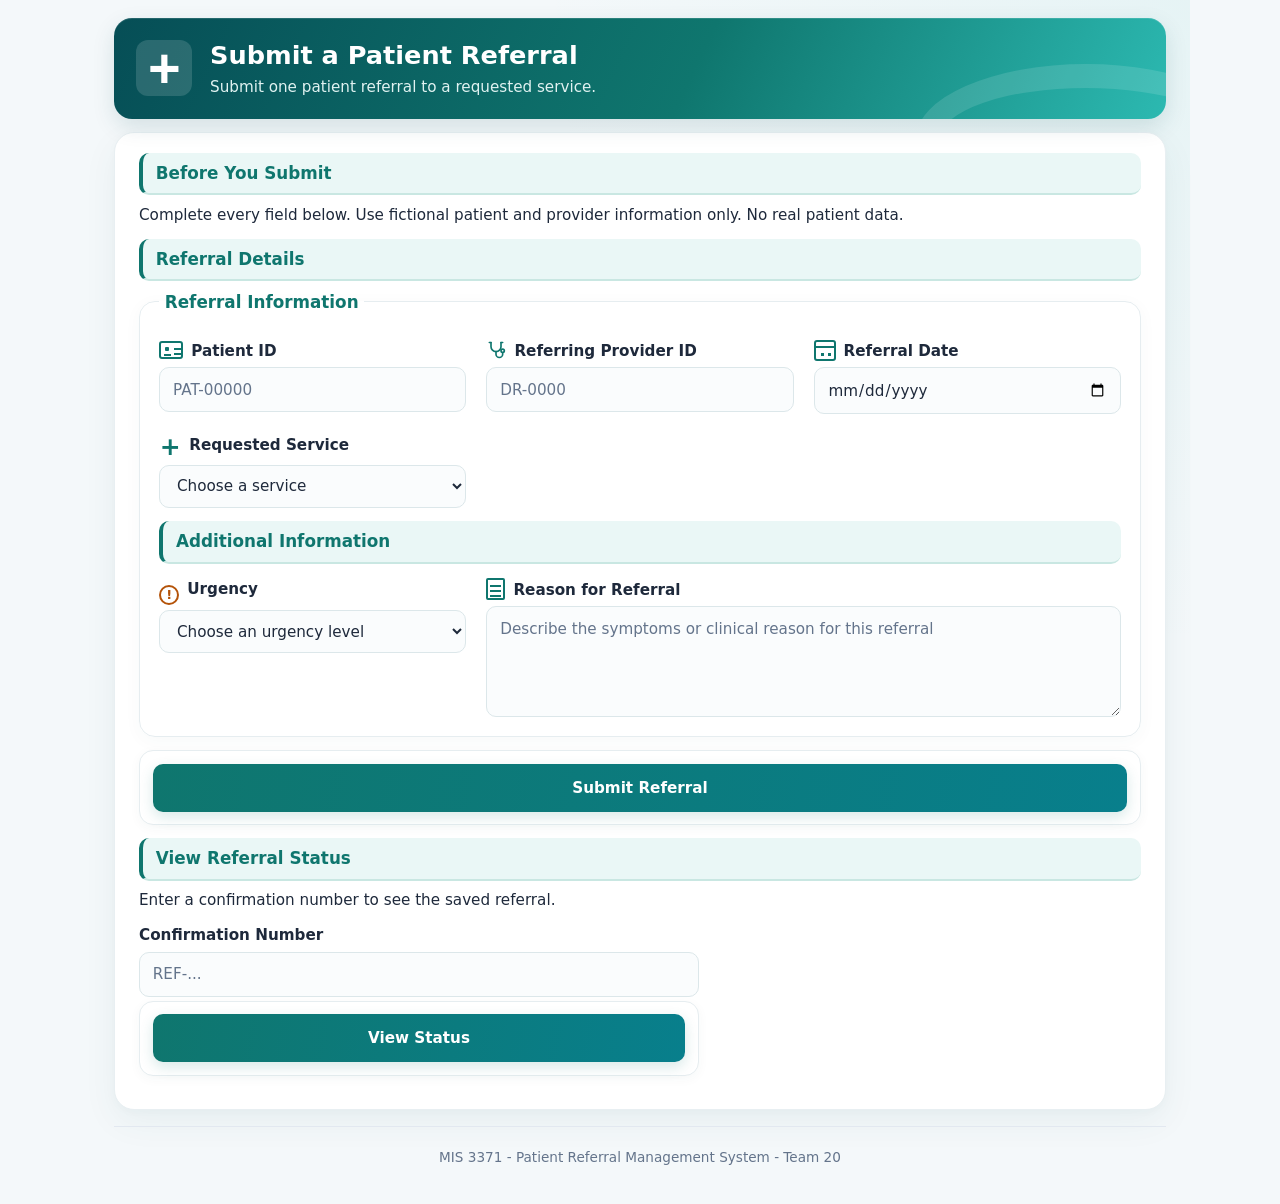
<file: index.html>
<!DOCTYPE html>
<html lang="en">
<head>
  <meta charset="UTF-8">
  <meta name="viewport" content="width=device-width, initial-scale=1.0">
  <title>Submit a Patient Referral</title>
  <link rel="stylesheet" href="styles.css">
  <script src="app.js" defer></script>
</head>

<body>

  <header>
    <h1>Submit a Patient Referral</h1>
    <p>Submit one patient referral to a requested service.</p>
  </header>

  <main>

    <section>
      <h2>Before You Submit</h2>
      <p>
        Complete every field below. Use fictional patient and provider
        information only. No real patient data.
      </p>
    </section>

    <section>
      <h2>Referral Details</h2>

      <!--
        Field ids and names match the data dictionary exactly
        (docs/data-dictionary.html). Native HTML constraints handle simple
        single-field checks. app.js handles rules that need JavaScript
        (BR-2 department preview, BR-3 duplicate check, BR-7 review window,
        BR-9 no future referral date).
      -->
      <form id="referralForm">

        <fieldset>
          <legend>Referral Information</legend>

          <!--
            Each field is a <p> holding its label and control.
            "field--half" fields sit side by side
            (laid out in styles.css).
          -->

          <!-- patientId: String, required, format PAT-00000 -->
          <p class="field field--half">
            <label for="patientId">Patient ID</label>
            <input
              id="patientId"
              name="patientId"
              type="text"
              placeholder="PAT-00000"
              pattern="PAT-[0-9]{5}"
              title="Use the format PAT- followed by 5 digits, for example PAT-88213"
              required
            >
          </p>

          <!-- referringProviderId: String, required, format DR-0000.
               Typed for now; will come from login in a later week. -->
          <p class="field field--half">
            <label for="referringProviderId">Referring Provider ID</label>
            <input
              id="referringProviderId"
              name="referringProviderId"
              type="text"
              placeholder="DR-0000"
              pattern="DR-[0-9]{4}"
              title="Use the format DR- followed by 4 digits, for example DR-4410"
              required
            >
          </p>

          <!-- referralDate: Date, required, cannot be in the future (BR-9).
               app.js sets max to today and double-checks on submit. -->
          <p class="field">
            <label for="referralDate">Referral Date</label>
            <input
              id="referralDate"
              name="referralDate"
              type="date"
              min="2020-12-01"
              required
            >
            <span id="dateMessage" class="message" aria-live="polite"></span>
          </p>

          <!-- requestedService: Enum. Only services a department offers (BR-2). -->
          <p class="field field--half">
            <label for="requestedService">Requested Service</label>
            <select
              id="requestedService"
              name="requestedService"
              required
            >
              <option value="">Choose a service</option>
              <option value="cardiology">Cardiology</option>
              <option value="dermatology">Dermatology</option>
              <option value="orthopedics">Orthopedics</option>
              <option value="physical-therapy">Physical Therapy</option>
            </select>
            <span id="departmentMessage" class="message" aria-live="polite"></span>
            <span id="duplicateMessage" class="message" aria-live="polite"></span>
          </p>

          <!-- urgency: Enum (Routine, Urgent). Drives the BR-7 review window. -->
          <p class="field field--half">
            <label for="urgency">Urgency</label>
            <select
              id="urgency"
              name="urgency"
              required
            >
              <option value="">Choose an urgency level</option>
              <option value="routine">Routine</option>
              <option value="urgent">Urgent</option>
            </select>
            <span id="routingMessage" class="message" aria-live="polite"></span>
          </p>

          <!-- referralReason: Text, required, cannot be blank. -->
          <p class="field">
            <label for="referralReason">Reason for Referral</label>
            <textarea
              id="referralReason"
              name="referralReason"
              rows="4"
              maxlength="500"
              placeholder="Describe the symptoms or clinical reason for this referral"
              required
            ></textarea>
          </p>

        </fieldset>

        <p class="form-actions">
          <button type="submit">Submit Referral</button>
          <span id="formMessage" class="message" aria-live="polite"></span>
        </p>

      </form>

      <!-- Week 11: shown only after DynamoDB confirms the save. -->
      <p id="confirmationPanel" class="confirmation" hidden>
        <strong>Confirmation Number:</strong>
        <code id="confirmationNumber"></code>
      </p>
    </section>

    <!-- Week 11: look up a saved referral by its confirmation number (GET). -->
    <section>
      <h2>View Referral Status</h2>
      <p>Enter a confirmation number to see the saved referral.</p>

      <form id="statusLookupForm" class="status-form">
        <p class="field">
          <label for="statusReferralId">Confirmation Number</label>
          <input
            id="statusReferralId"
            name="statusReferralId"
            type="text"
            placeholder="REF-..."
            autocomplete="off"
            required
          >
        </p>

        <p class="form-actions">
          <button id="viewStatusButton" type="submit">View Status</button>
          <span id="statusMessage" class="message" aria-live="polite"></span>
        </p>
      </form>

      <!-- Filled from the stored record returned by GET; hidden until found. -->
      <dl id="statusResult" class="status-result" hidden>
        <dt>Referral ID</dt>
        <dd id="viewedReferralId"></dd>

        <dt>Status</dt>
        <dd id="viewedStatus"></dd>

        <dt>Patient ID</dt>
        <dd id="viewedPatientId"></dd>

        <dt>Requested Service</dt>
        <dd id="viewedService"></dd>

        <dt>Receiving Department</dt>
        <dd id="viewedDepartment"></dd>

        <dt>Urgency</dt>
        <dd id="viewedUrgency"></dd>

        <dt>Referral Date</dt>
        <dd id="viewedReferralDate"></dd>

        <dt>Submitted At</dt>
        <dd id="viewedSubmittedAt"></dd>
      </dl>
    </section>

  </main>

  <footer>
    <p>MIS 3371 - Patient Referral Management System - Team 20</p>
  </footer>

</body>
</html>
</file>
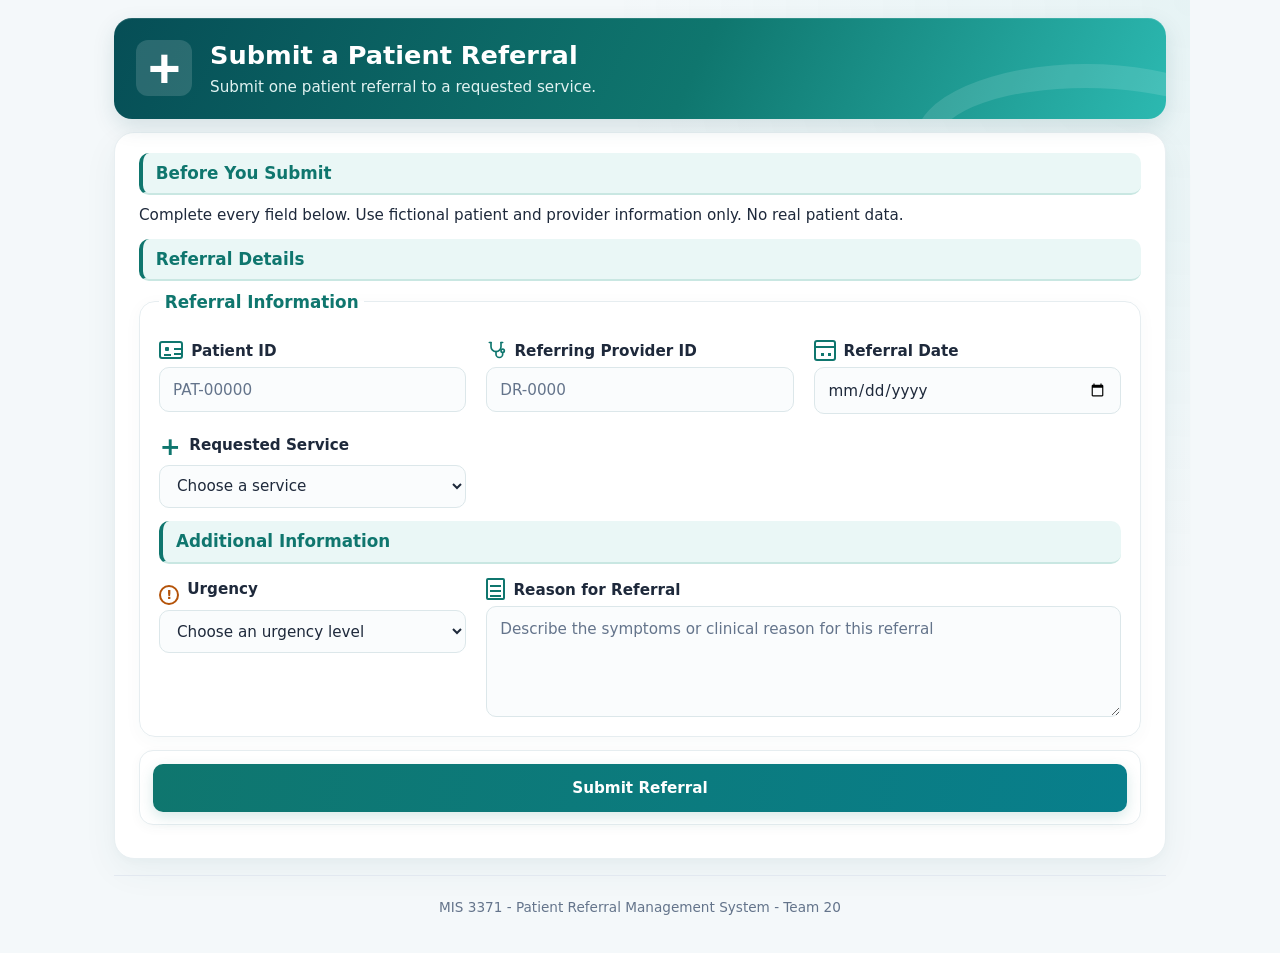
<file: app/index.html>
<!DOCTYPE html>
<html lang="en">
<head>
  <meta charset="UTF-8">
  <meta name="viewport" content="width=device-width, initial-scale=1.0">
  <title>Submit a Patient Referral</title>
  <link rel="stylesheet" href="styles.css">
  <script src="app.js" defer></script>
</head>

<body>

  <header>
    <h1>Submit a Patient Referral</h1>
    <p>Submit one patient referral to a requested service.</p>
  </header>

  <main>

    <section>
      <h2>Before You Submit</h2>
      <p>
        Complete every field below. Use fictional patient and provider
        information only. No real patient data.
      </p>
    </section>

    <section>
      <h2>Referral Details</h2>

      <!--
        Field ids and names match the data dictionary exactly
        (docs/data-dictionary.html). Native HTML constraints handle simple
        single-field checks. app.js handles rules that need JavaScript
        (BR-2 department preview, BR-3 duplicate check, BR-7 review window,
        BR-9 no future referral date).
      -->
      <form id="referralForm">

        <fieldset>
          <legend>Referral Information</legend>

          <!--
            Each field is a <p> holding its label and control.
            "field--half" fields sit side by side
            (laid out in styles.css).
          -->

          <!-- patientId: String, required, format PAT-00000 -->
          <p class="field field--half">
            <label for="patientId">Patient ID</label>
            <input
              id="patientId"
              name="patientId"
              type="text"
              placeholder="PAT-00000"
              pattern="PAT-[0-9]{5}"
              title="Use the format PAT- followed by 5 digits, for example PAT-88213"
              required
            >
          </p>

          <!-- referringProviderId: String, required, format DR-0000.
               Typed for now; will come from login in a later week. -->
          <p class="field field--half">
            <label for="referringProviderId">Referring Provider ID</label>
            <input
              id="referringProviderId"
              name="referringProviderId"
              type="text"
              placeholder="DR-0000"
              pattern="DR-[0-9]{4}"
              title="Use the format DR- followed by 4 digits, for example DR-4410"
              required
            >
          </p>

          <!-- referralDate: Date, required, cannot be in the future (BR-9).
               app.js sets max to today and double-checks on submit. -->
          <p class="field">
            <label for="referralDate">Referral Date</label>
            <input
              id="referralDate"
              name="referralDate"
              type="date"
              min="2020-12-01"
              required
            >
            <span id="dateMessage" class="message" aria-live="polite"></span>
          </p>

          <!-- requestedService: Enum. Only services a department offers (BR-2). -->
          <p class="field field--half">
            <label for="requestedService">Requested Service</label>
            <select
              id="requestedService"
              name="requestedService"
              required
            >
              <option value="">Choose a service</option>
              <option value="cardiology">Cardiology</option>
              <option value="dermatology">Dermatology</option>
              <option value="orthopedics">Orthopedics</option>
              <option value="physical-therapy">Physical Therapy</option>
            </select>
            <span id="departmentMessage" class="message" aria-live="polite"></span>
            <span id="duplicateMessage" class="message" aria-live="polite"></span>
          </p>

          <!-- urgency: Enum (Routine, Urgent). Drives the BR-7 review window. -->
          <p class="field field--half">
            <label for="urgency">Urgency</label>
            <select
              id="urgency"
              name="urgency"
              required
            >
              <option value="">Choose an urgency level</option>
              <option value="routine">Routine</option>
              <option value="urgent">Urgent</option>
            </select>
            <span id="routingMessage" class="message" aria-live="polite"></span>
          </p>

          <!-- referralReason: Text, required, cannot be blank. -->
          <p class="field">
            <label for="referralReason">Reason for Referral</label>
            <textarea
              id="referralReason"
              name="referralReason"
              rows="4"
              maxlength="500"
              placeholder="Describe the symptoms or clinical reason for this referral"
              required
            ></textarea>
          </p>

        </fieldset>

        <p class="form-actions">
          <button type="submit">Submit Referral</button>
          <span id="formMessage" class="message" aria-live="polite"></span>
        </p>

      </form>
    </section>

  </main>

  <footer>
    <p>MIS 3371 - Patient Referral Management System - Team 20</p>
  </footer>

</body>
</html>
</file>
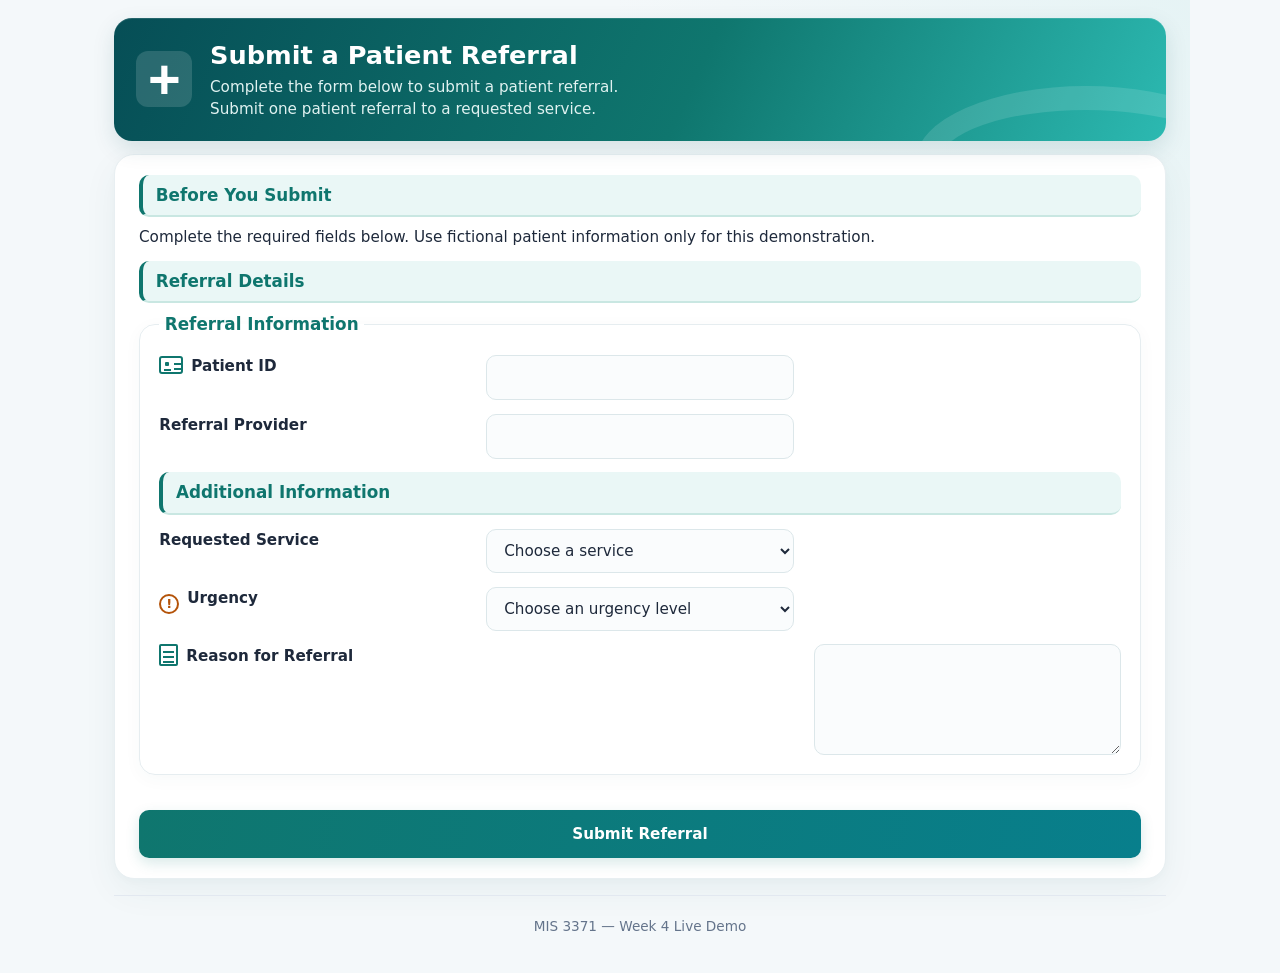
<file: ACCESSIBLE_FORM_FINAL_#2.html>
<!DOCTYPE html>
<html lang="en">
<head>
  <!--
    WEEK 4 — SESSION 2 LIVE DEMO
    Goal: turn the semantic page from Session 1 into an accessible transaction form.

    Teaching focus:
    1. <form>
    2. <label> + for/id connection
    3. id vs name
    4. Appropriate control types
    5. <fieldset> + <legend>
    6. Native HTML constraints
    7. Accessibility
    8. Validation vs business rules
  -->

  <meta charset="UTF-8">
  <meta name="viewport" content="width=device-width, initial-scale=1.0">
  <title>Submit a Patient Referral</title>
  <link rel="stylesheet" href="styles.css">
</head>

<body>

  <header>
    <h1>Submit a Patient Referral</h1>
    <p>Complete the form below to submit a patient referral.</p>
    <p>Submit one patient referral to a requested service.</p>
  </header>

  <main>

    <section>
      <h2>Before You Submit</h2>
      <p>
        Complete the required fields below.
        Use fictional patient information only for this demonstration.
      </p>
    </section>

    <section>
      <h2>Referral Details</h2>

      <!--
        <form> groups the controls that participate in one submission.

        method="get" is used only for this classroom demo.
        After a valid submission, notice that the field NAMES appear
        in the browser URL as submitted data.

        In the real capstone, submission will later go through
        JavaScript/API/backend logic.
      -->
      <form method="get">

        <!--
          <fieldset> groups related controls.
          <legend> gives the group a meaningful name.
        -->
        <fieldset>

          <legend>Referral Information</legend>

          <!-- =====================================================
               PATIENT ID
               ===================================================== -->

          <!--
            for="patientId" must match id="patientId".
            This connects the visible label to the input.
          -->
          <label for="patientId">Patient ID</label>
          <!--for connect the label to input id-->
          <input
            id="patientId"
            name="patientId"
            type="text"
            required
          >

          <br><br>

          <!-- =====================================================
               REFERRAL PROVIDER
               ===================================================== -->

          <label for="referringProvider">Referral Provider</label>

          <input
            id="referringProvider"
            name="referringProvider"
            type="text"
            required
          >

          <br><br>

          <!-- =====================================================
               REQUESTED SERVICE
               ===================================================== -->

          <label for="requestService">Requested Service</label>

          <!--
            <select> is appropriate because the business allows
            a known set of services.

            BUSINESS RULE FOR LATER:
            The referral is routed only to the department that
            offers the selected service.
          -->
          <select
            id="requestService"
            name="requestService"
            required
          >
            <option value="">Choose a service</option>
            <option value="cardiology">Cardiology</option>
            <option value="dermatology">Dermatology</option>
            <option value="orthopedics">Orthopedics</option>
            <option value="physicaltherapy">Physical Therapy</option>
            <option value="other">Other</option>
          </select>

          <br><br>

          <!-- =====================================================
               URGENCY
               ===================================================== -->

          <label for="urgency">Urgency</label>

          <!--
            <select> is appropriate because the business allows
            a known set of urgency levels.

            BUSINESS RULE FOR LATER:
            An urgent referral under review for more than 1 business
            day is overdue. A routine referral is overdue after 3
            business days.
          -->
          <select
            id="urgency"
            name="urgency"
            required
          >
            <option value="">Choose an urgency level</option>
            <option value="urgent">Urgent</option>
            <option value="routine">Routine</option>
          </select>

          <br><br>

          <!-- =====================================================
               REASON FOR REFERRAL
               ===================================================== -->

          <label for="referralReason">Reason for Referral</label>
          <br>

          <textarea
            id="referralReason"
            name="referralReason"
            rows="4"
            cols="45"
            required
          ></textarea>

          <!-- =====================================================
               ADDITIONAL BUSINESS RULES
               ===================================================== -->

          <!--
            BUSINESS RULES FOR LATER:

            Patient ID, reason, requested service, urgency, and
            referring provider are required to submit a referral.

            A patient cannot have two active referrals for the same
            service.

            Missing information or a request for more information
            makes the referral Incomplete until the provider resubmits.

            A referral cannot be rejected without a reason that is
            visible to the provider.

            A referral must be Accepted before it can be Scheduled.
            It must be Scheduled before it can be Completed.

            Only authorized referral staff may cancel an active
            referral. A cancellation reason is required, and a
            Completed referral cannot be canceled.

            Basic HTML cannot express these workflow rules by itself.
            JavaScript and server/application logic will handle them later.
          -->

        </fieldset>

        <br>

        <!--
          type="submit" asks the browser to submit the form.

          Before submission, the browser checks the native constraints.
          Try:
          - leaving a required field empty
          - choosing a service
          - choosing an urgency level
        -->
        <button type="submit">
          Submit Referral
        </button>

      </form>

    </section>

  </main>

  <footer>
    <p>MIS 3371 — Week 4 Live Demo</p>
  </footer>

</body>
</html>
</file>
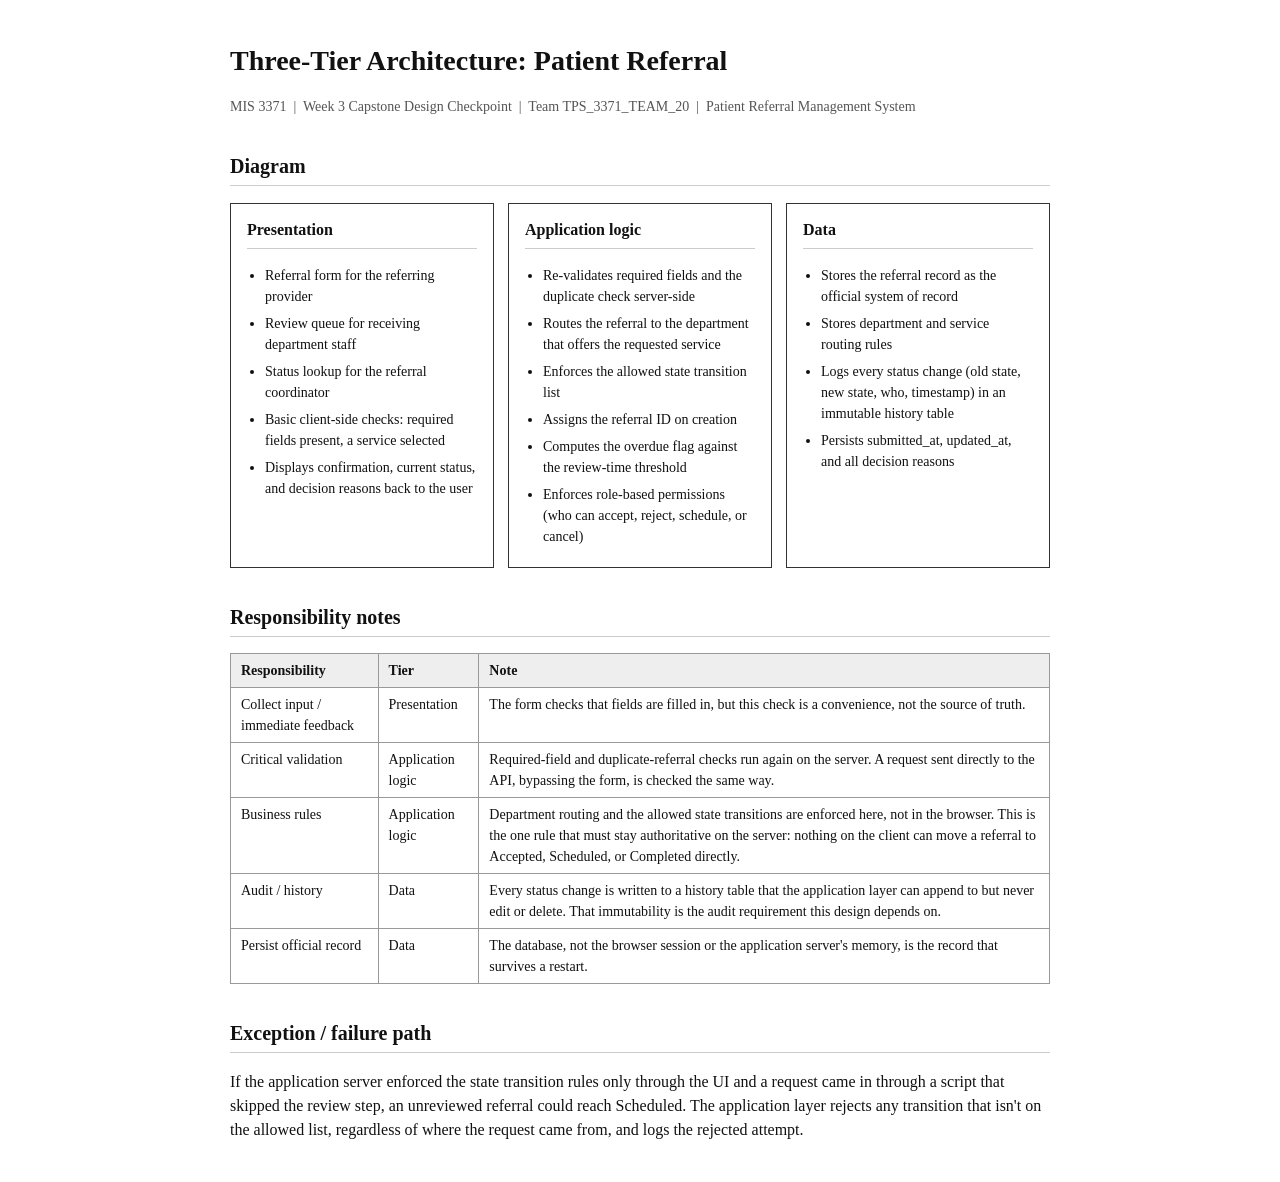
<file: architecture-v1.html>
<!DOCTYPE html>
<html lang="en">
<head>
<meta charset="UTF-8">
<title>Three-Tier Architecture: Patient Referral</title>
<style>
  body { font-family: Georgia, 'Times New Roman', serif; max-width: 820px; margin: 40px auto; padding: 0 20px; color: #111; line-height: 1.5; }
  h1 { font-size: 28px; margin-bottom: 4px; }
  .meta { color: #555; font-size: 14px; margin-bottom: 28px; }
  h2 { font-size: 20px; margin-top: 34px; border-bottom: 1px solid #ccc; padding-bottom: 4px; }
  p { font-size: 16px; }
  .tiers { display: flex; gap: 14px; margin-top: 16px; flex-wrap: wrap; }
  .tier { flex: 1; min-width: 220px; border: 1px solid #333; padding: 14px 16px; }
  .tier h3 { margin-top: 0; font-size: 16px; border-bottom: 1px solid #ccc; padding-bottom: 6px; }
  .tier ul { padding-left: 18px; font-size: 14px; margin: 0; }
  .tier li { margin-bottom: 6px; }
  .arrowrow { text-align: center; font-size: 20px; color: #555; margin: -6px 0 6px; }
  table { border-collapse: collapse; width: 100%; margin-top: 10px; font-size: 14px; }
  th, td { border: 1px solid #999; padding: 6px 10px; text-align: left; vertical-align: top; }
  th { background: #eee; }
</style>
</head>
<body>

<h1>Three-Tier Architecture: Patient Referral</h1>
<p class="meta">MIS 3371 &nbsp;|&nbsp; Week 3 Capstone Design Checkpoint &nbsp;|&nbsp; Team TPS_3371_TEAM_20 &nbsp;|&nbsp; Patient Referral Management System</p>

<h2>Diagram</h2>
<div class="tiers">
  <div class="tier">
    <h3>Presentation</h3>
    <ul>
      <li>Referral form for the referring provider</li>
      <li>Review queue for receiving department staff</li>
      <li>Status lookup for the referral coordinator</li>
      <li>Basic client-side checks: required fields present, a service selected</li>
      <li>Displays confirmation, current status, and decision reasons back to the user</li>
    </ul>
  </div>
  <div class="tier">
    <h3>Application logic</h3>
    <ul>
      <li>Re-validates required fields and the duplicate check server-side</li>
      <li>Routes the referral to the department that offers the requested service</li>
      <li>Enforces the allowed state transition list</li>
      <li>Assigns the referral ID on creation</li>
      <li>Computes the overdue flag against the review-time threshold</li>
      <li>Enforces role-based permissions (who can accept, reject, schedule, or cancel)</li>
    </ul>
  </div>
  <div class="tier">
    <h3>Data</h3>
    <ul>
      <li>Stores the referral record as the official system of record</li>
      <li>Stores department and service routing rules</li>
      <li>Logs every status change (old state, new state, who, timestamp) in an immutable history table</li>
      <li>Persists submitted_at, updated_at, and all decision reasons</li>
    </ul>
  </div>
</div>

<h2>Responsibility notes</h2>
<table>
<tr><th>Responsibility</th><th>Tier</th><th>Note</th></tr>
<tr><td>Collect input / immediate feedback</td><td>Presentation</td><td>The form checks that fields are filled in, but this check is a convenience, not the source of truth.</td></tr>
<tr><td>Critical validation</td><td>Application logic</td><td>Required-field and duplicate-referral checks run again on the server. A request sent directly to the API, bypassing the form, is checked the same way.</td></tr>
<tr><td>Business rules</td><td>Application logic</td><td>Department routing and the allowed state transitions are enforced here, not in the browser. This is the one rule that must stay authoritative on the server: nothing on the client can move a referral to Accepted, Scheduled, or Completed directly.</td></tr>
<tr><td>Audit / history</td><td>Data</td><td>Every status change is written to a history table that the application layer can append to but never edit or delete. That immutability is the audit requirement this design depends on.</td></tr>
<tr><td>Persist official record</td><td>Data</td><td>The database, not the browser session or the application server's memory, is the record that survives a restart.</td></tr>
</table>

<h2>Exception / failure path</h2>
<p>If the application server enforced the state transition rules only through the UI and a request came in through a script that skipped the review step, an unreviewed referral could reach Scheduled. The application layer rejects any transition that isn't on the allowed list, regardless of where the request came from, and logs the rejected attempt.</p>

</body>
</html>
</file>
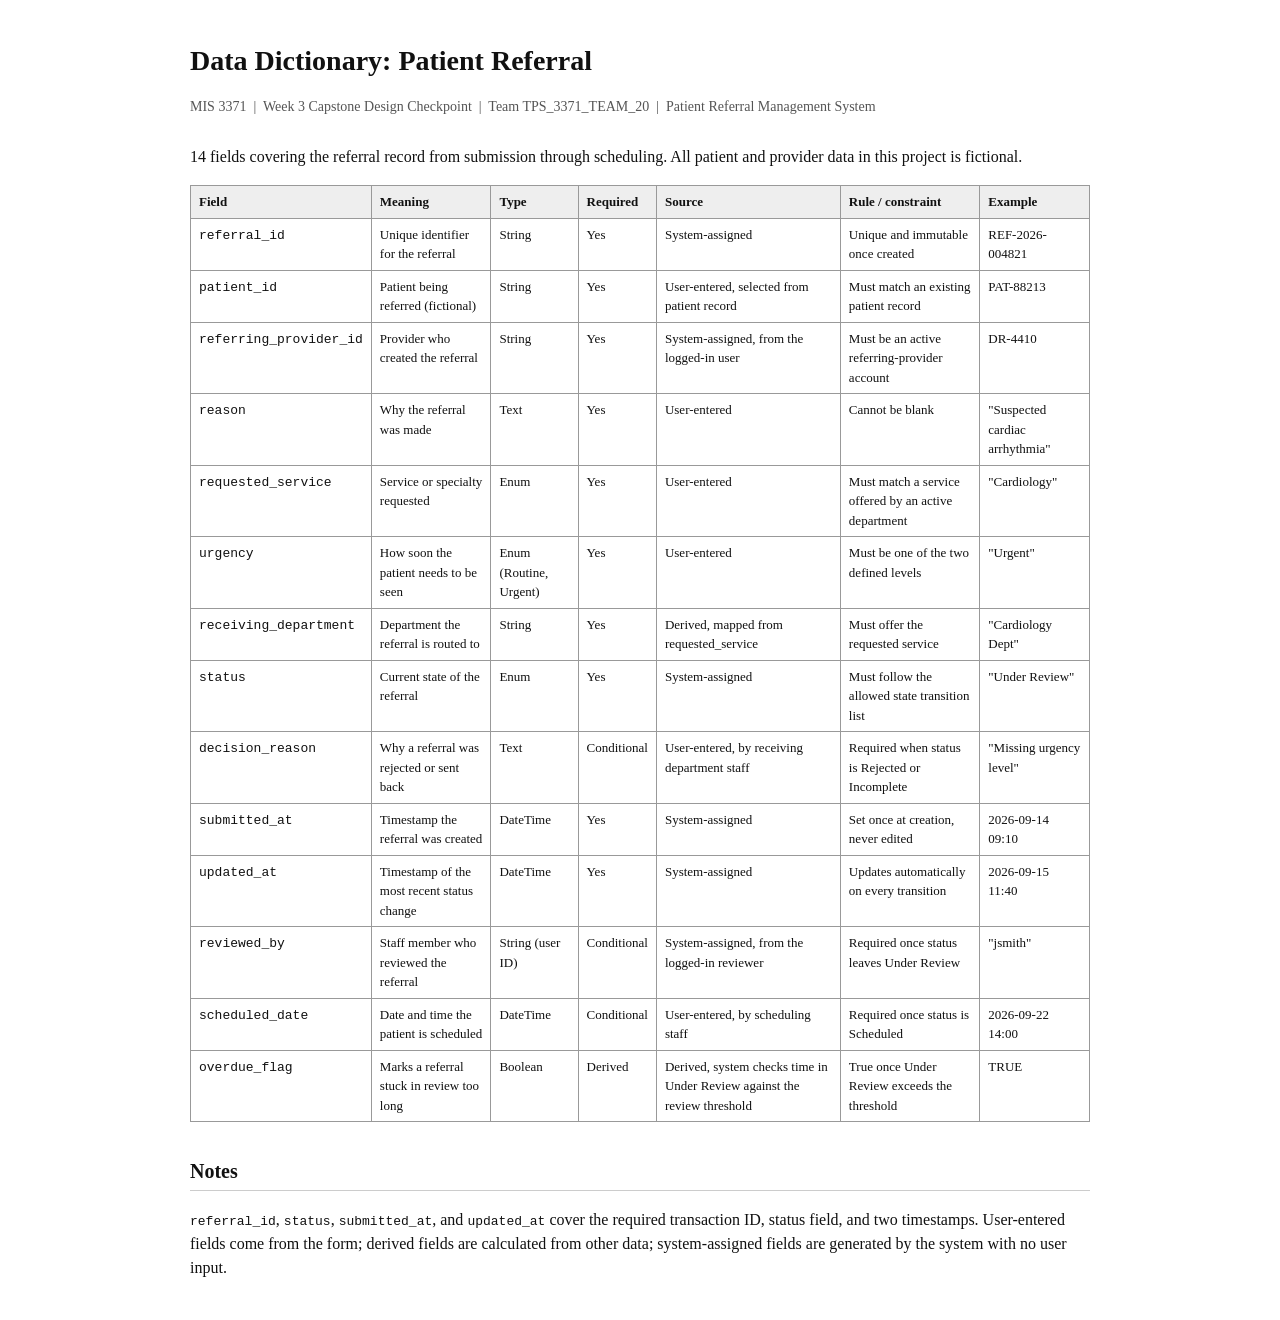
<file: data-dictionary.html>
<!DOCTYPE html>
<html lang="en">
<head>
<meta charset="UTF-8">
<title>Data Dictionary: Patient Referral</title>
<style>
  body { font-family: Georgia, 'Times New Roman', serif; max-width: 900px; margin: 40px auto; padding: 0 20px; color: #111; line-height: 1.5; }
  h1 { font-size: 28px; margin-bottom: 4px; }
  .meta { color: #555; font-size: 14px; margin-bottom: 28px; }
  h2 { font-size: 20px; margin-top: 34px; border-bottom: 1px solid #ccc; padding-bottom: 4px; }
  p { font-size: 16px; }
  table { border-collapse: collapse; width: 100%; margin-top: 10px; font-size: 13px; }
  th, td { border: 1px solid #999; padding: 6px 8px; text-align: left; vertical-align: top; }
  th { background: #eee; }
  code { font-family: 'Courier New', monospace; font-size: 13px; }
</style>
</head>
<body>

<h1>Data Dictionary: Patient Referral</h1>
<p class="meta">MIS 3371 &nbsp;|&nbsp; Week 3 Capstone Design Checkpoint &nbsp;|&nbsp; Team TPS_3371_TEAM_20 &nbsp;|&nbsp; Patient Referral Management System</p>

<p>14 fields covering the referral record from submission through scheduling. All patient and provider data in this project is fictional.</p>

<table>
<tr><th>Field</th><th>Meaning</th><th>Type</th><th>Required</th><th>Source</th><th>Rule / constraint</th><th>Example</th></tr>
<tr><td><code>referral_id</code></td><td>Unique identifier for the referral</td><td>String</td><td>Yes</td><td>System-assigned</td><td>Unique and immutable once created</td><td>REF-2026-004821</td></tr>
<tr><td><code>patient_id</code></td><td>Patient being referred (fictional)</td><td>String</td><td>Yes</td><td>User-entered, selected from patient record</td><td>Must match an existing patient record</td><td>PAT-88213</td></tr>
<tr><td><code>referring_provider_id</code></td><td>Provider who created the referral</td><td>String</td><td>Yes</td><td>System-assigned, from the logged-in user</td><td>Must be an active referring-provider account</td><td>DR-4410</td></tr>
<tr><td><code>reason</code></td><td>Why the referral was made</td><td>Text</td><td>Yes</td><td>User-entered</td><td>Cannot be blank</td><td>"Suspected cardiac arrhythmia"</td></tr>
<tr><td><code>requested_service</code></td><td>Service or specialty requested</td><td>Enum</td><td>Yes</td><td>User-entered</td><td>Must match a service offered by an active department</td><td>"Cardiology"</td></tr>
<tr><td><code>urgency</code></td><td>How soon the patient needs to be seen</td><td>Enum (Routine, Urgent)</td><td>Yes</td><td>User-entered</td><td>Must be one of the two defined levels</td><td>"Urgent"</td></tr>
<tr><td><code>receiving_department</code></td><td>Department the referral is routed to</td><td>String</td><td>Yes</td><td>Derived, mapped from requested_service</td><td>Must offer the requested service</td><td>"Cardiology Dept"</td></tr>
<tr><td><code>status</code></td><td>Current state of the referral</td><td>Enum</td><td>Yes</td><td>System-assigned</td><td>Must follow the allowed state transition list</td><td>"Under Review"</td></tr>
<tr><td><code>decision_reason</code></td><td>Why a referral was rejected or sent back</td><td>Text</td><td>Conditional</td><td>User-entered, by receiving department staff</td><td>Required when status is Rejected or Incomplete</td><td>"Missing urgency level"</td></tr>
<tr><td><code>submitted_at</code></td><td>Timestamp the referral was created</td><td>DateTime</td><td>Yes</td><td>System-assigned</td><td>Set once at creation, never edited</td><td>2026-09-14 09:10</td></tr>
<tr><td><code>updated_at</code></td><td>Timestamp of the most recent status change</td><td>DateTime</td><td>Yes</td><td>System-assigned</td><td>Updates automatically on every transition</td><td>2026-09-15 11:40</td></tr>
<tr><td><code>reviewed_by</code></td><td>Staff member who reviewed the referral</td><td>String (user ID)</td><td>Conditional</td><td>System-assigned, from the logged-in reviewer</td><td>Required once status leaves Under Review</td><td>"jsmith"</td></tr>
<tr><td><code>scheduled_date</code></td><td>Date and time the patient is scheduled</td><td>DateTime</td><td>Conditional</td><td>User-entered, by scheduling staff</td><td>Required once status is Scheduled</td><td>2026-09-22 14:00</td></tr>
<tr><td><code>overdue_flag</code></td><td>Marks a referral stuck in review too long</td><td>Boolean</td><td>Derived</td><td>Derived, system checks time in Under Review against the review threshold</td><td>True once Under Review exceeds the threshold</td><td>TRUE</td></tr>
</table>

<h2>Notes</h2>
<p><code>referral_id</code>, <code>status</code>, <code>submitted_at</code>, and <code>updated_at</code> cover the required transaction ID, status field, and two timestamps. User-entered fields come from the form; derived fields are calculated from other data; system-assigned fields are generated by the system with no user input.</p>

</body>
</html>
</file>
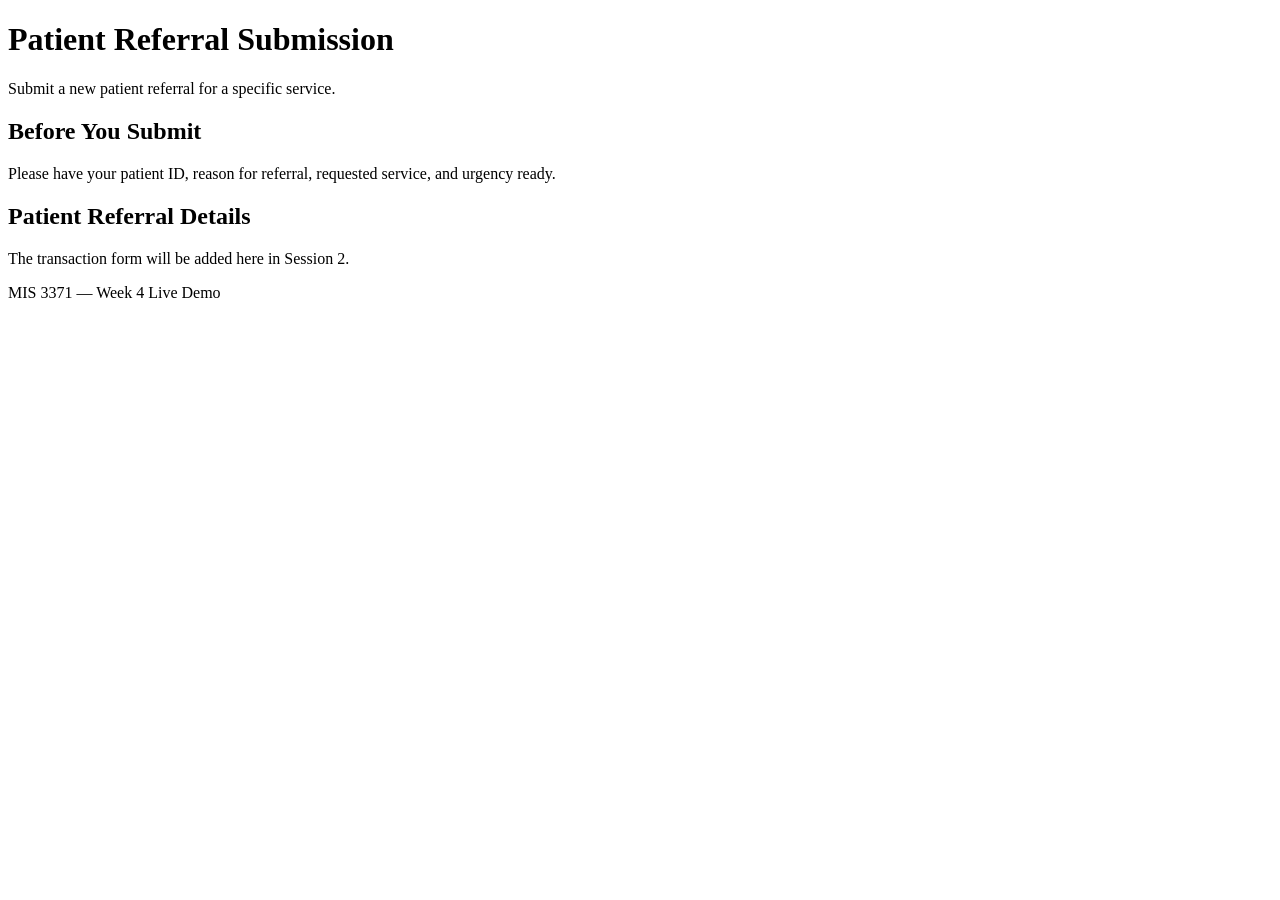
<file: patient-referral.html>
<!DOCTYPE html>
<html lang="en">
<head>


  <meta charset="UTF-8">

  <meta name="viewport" content="width=device-width, initial-scale=1.0">


  <title>Patient Referral Submission</title>
</head>

<body>

  <header>
    <h1>Patient Referral Submission</h1>
    <p>Submit a new patient referral for a specific service.</p>
  </header>

  
  <main>

  
    <section>
      <h2>Before You Submit</h2>
      <p>Please have your patient ID, reason for referral, requested service, and urgency ready.</p>
    </section>

 
    <section>
      <h2>Patient Referral Details</h2>

      <p>
        The transaction form will be added here in Session 2.
      </p>
    </section>

  </main>

  <footer>
    <p>MIS 3371 — Week 4 Live Demo</p>
  </footer>

</body>
</html>
</file>
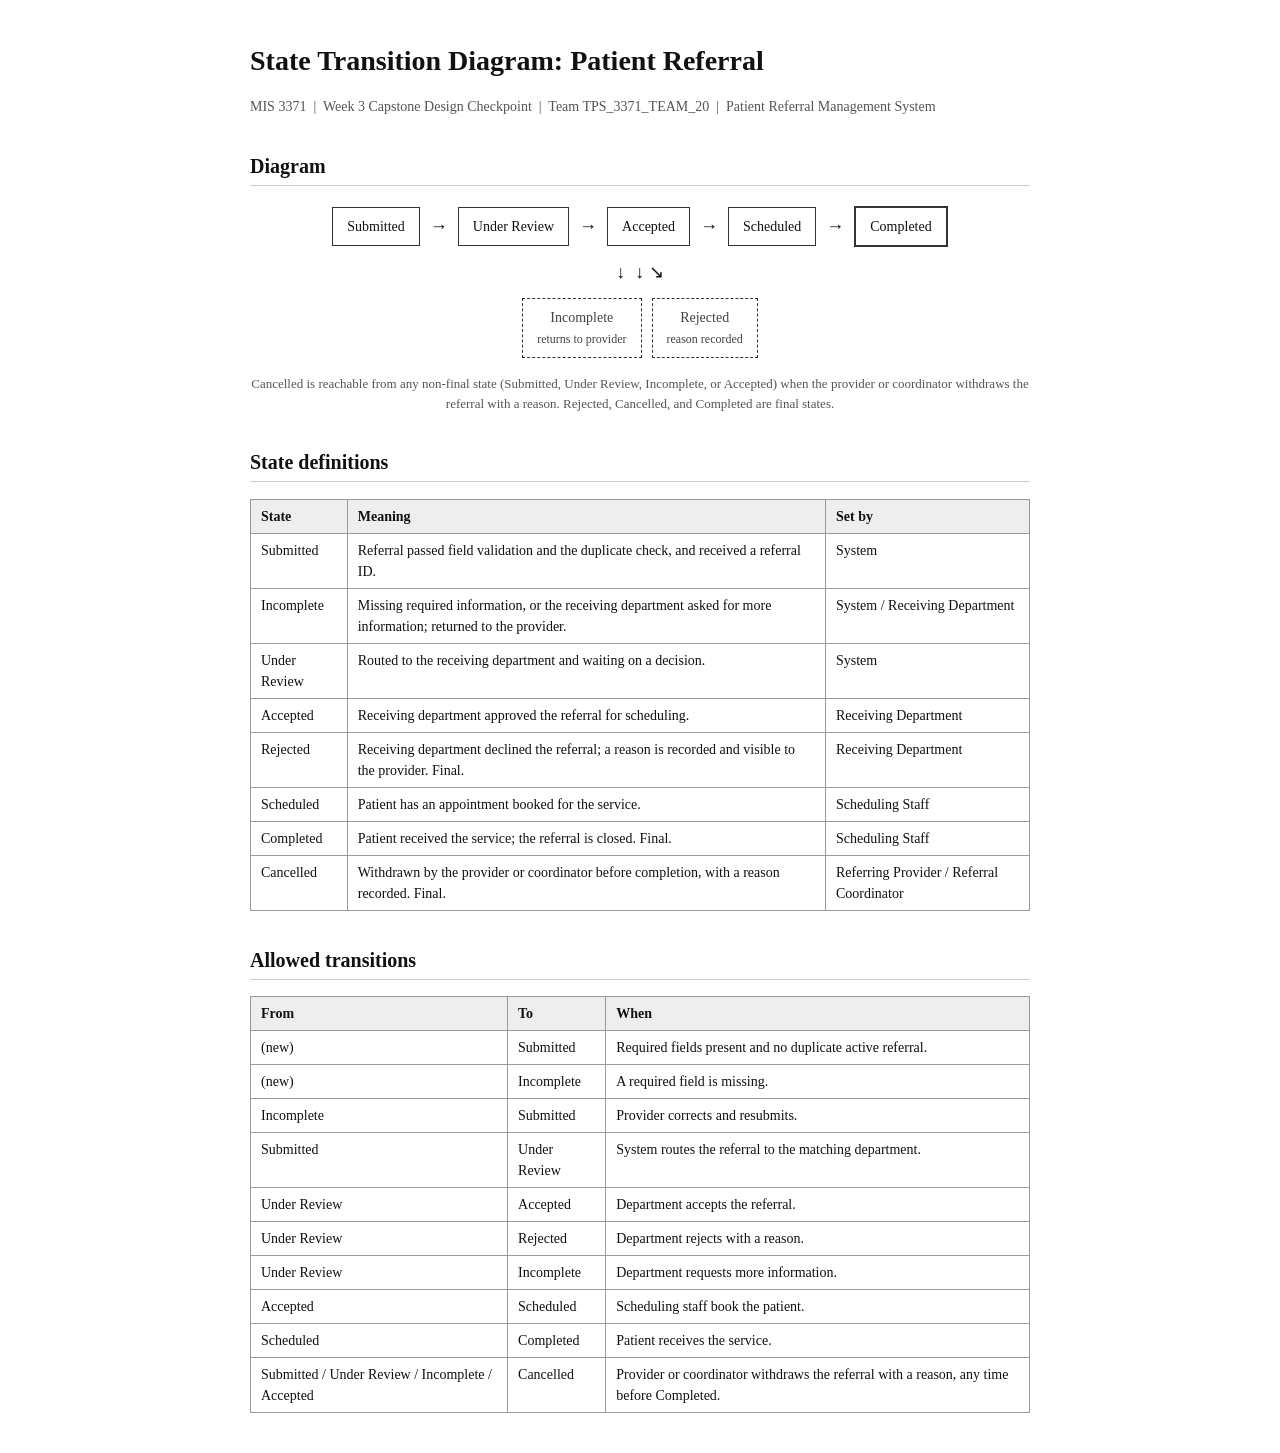
<file: state-model-v1.html>
<!DOCTYPE html>
<html lang="en">
<head>
<meta charset="UTF-8">
<title>State Model: Patient Referral</title>
<style>
  body { font-family: Georgia, 'Times New Roman', serif; max-width: 780px; margin: 40px auto; padding: 0 20px; color: #111; line-height: 1.5; }
  h1 { font-size: 28px; margin-bottom: 4px; }
  .meta { color: #555; font-size: 14px; margin-bottom: 28px; }
  h2 { font-size: 20px; margin-top: 34px; border-bottom: 1px solid #ccc; padding-bottom: 4px; }
  p { font-size: 16px; }
  table { border-collapse: collapse; width: 100%; margin-top: 10px; font-size: 14px; }
  th, td { border: 1px solid #999; padding: 6px 10px; text-align: left; vertical-align: top; }
  th { background: #eee; }
  .diagram { text-align: center; margin: 20px 0; }
  .row { display: flex; justify-content: center; align-items: center; gap: 10px; flex-wrap: wrap; margin: 10px 0; }
  .box { border: 1px solid #333; padding: 8px 14px; font-size: 14px; }
  .box.final { border-width: 2px; }
  .box.branch { border-style: dashed; color: #444; }
  .arrowh { font-size: 18px; }
  .down { text-align: center; font-size: 18px; margin: 2px 0; }
</style>
</head>
<body>

<h1>State Transition Diagram: Patient Referral</h1>
<p class="meta">MIS 3371 &nbsp;|&nbsp; Week 3 Capstone Design Checkpoint &nbsp;|&nbsp; Team TPS_3371_TEAM_20 &nbsp;|&nbsp; Patient Referral Management System</p>

<h2>Diagram</h2>
<div class="diagram">
  <div class="row">
    <div class="box">Submitted</div>
    <div class="arrowh">→</div>
    <div class="box">Under Review</div>
    <div class="arrowh">→</div>
    <div class="box">Accepted</div>
    <div class="arrowh">→</div>
    <div class="box">Scheduled</div>
    <div class="arrowh">→</div>
    <div class="box final">Completed</div>
  </div>
  <div class="row">
    <div class="down">↓</div>
    <div class="down">↓ ↘</div>
  </div>
  <div class="row">
    <div class="box branch">Incomplete<br><span style="font-size:12px">returns to provider</span></div>
    <div class="box branch">Rejected<br><span style="font-size:12px">reason recorded</span></div>
  </div>
  <p style="font-size:13px; color:#555; margin-top:16px;">Cancelled is reachable from any non-final state (Submitted, Under Review, Incomplete, or Accepted) when the provider or coordinator withdraws the referral with a reason. Rejected, Cancelled, and Completed are final states.</p>
</div>

<h2>State definitions</h2>
<table>
<tr><th>State</th><th>Meaning</th><th>Set by</th></tr>
<tr><td>Submitted</td><td>Referral passed field validation and the duplicate check, and received a referral ID.</td><td>System</td></tr>
<tr><td>Incomplete</td><td>Missing required information, or the receiving department asked for more information; returned to the provider.</td><td>System / Receiving Department</td></tr>
<tr><td>Under Review</td><td>Routed to the receiving department and waiting on a decision.</td><td>System</td></tr>
<tr><td>Accepted</td><td>Receiving department approved the referral for scheduling.</td><td>Receiving Department</td></tr>
<tr><td>Rejected</td><td>Receiving department declined the referral; a reason is recorded and visible to the provider. Final.</td><td>Receiving Department</td></tr>
<tr><td>Scheduled</td><td>Patient has an appointment booked for the service.</td><td>Scheduling Staff</td></tr>
<tr><td>Completed</td><td>Patient received the service; the referral is closed. Final.</td><td>Scheduling Staff</td></tr>
<tr><td>Cancelled</td><td>Withdrawn by the provider or coordinator before completion, with a reason recorded. Final.</td><td>Referring Provider / Referral Coordinator</td></tr>
</table>

<h2>Allowed transitions</h2>
<table>
<tr><th>From</th><th>To</th><th>When</th></tr>
<tr><td>(new)</td><td>Submitted</td><td>Required fields present and no duplicate active referral.</td></tr>
<tr><td>(new)</td><td>Incomplete</td><td>A required field is missing.</td></tr>
<tr><td>Incomplete</td><td>Submitted</td><td>Provider corrects and resubmits.</td></tr>
<tr><td>Submitted</td><td>Under Review</td><td>System routes the referral to the matching department.</td></tr>
<tr><td>Under Review</td><td>Accepted</td><td>Department accepts the referral.</td></tr>
<tr><td>Under Review</td><td>Rejected</td><td>Department rejects with a reason.</td></tr>
<tr><td>Under Review</td><td>Incomplete</td><td>Department requests more information.</td></tr>
<tr><td>Accepted</td><td>Scheduled</td><td>Scheduling staff book the patient.</td></tr>
<tr><td>Scheduled</td><td>Completed</td><td>Patient receives the service.</td></tr>
<tr><td>Submitted / Under Review / Incomplete / Accepted</td><td>Cancelled</td><td>Provider or coordinator withdraws the referral with a reason, any time before Completed.</td></tr>
</table>

</body>
</html>
</file>
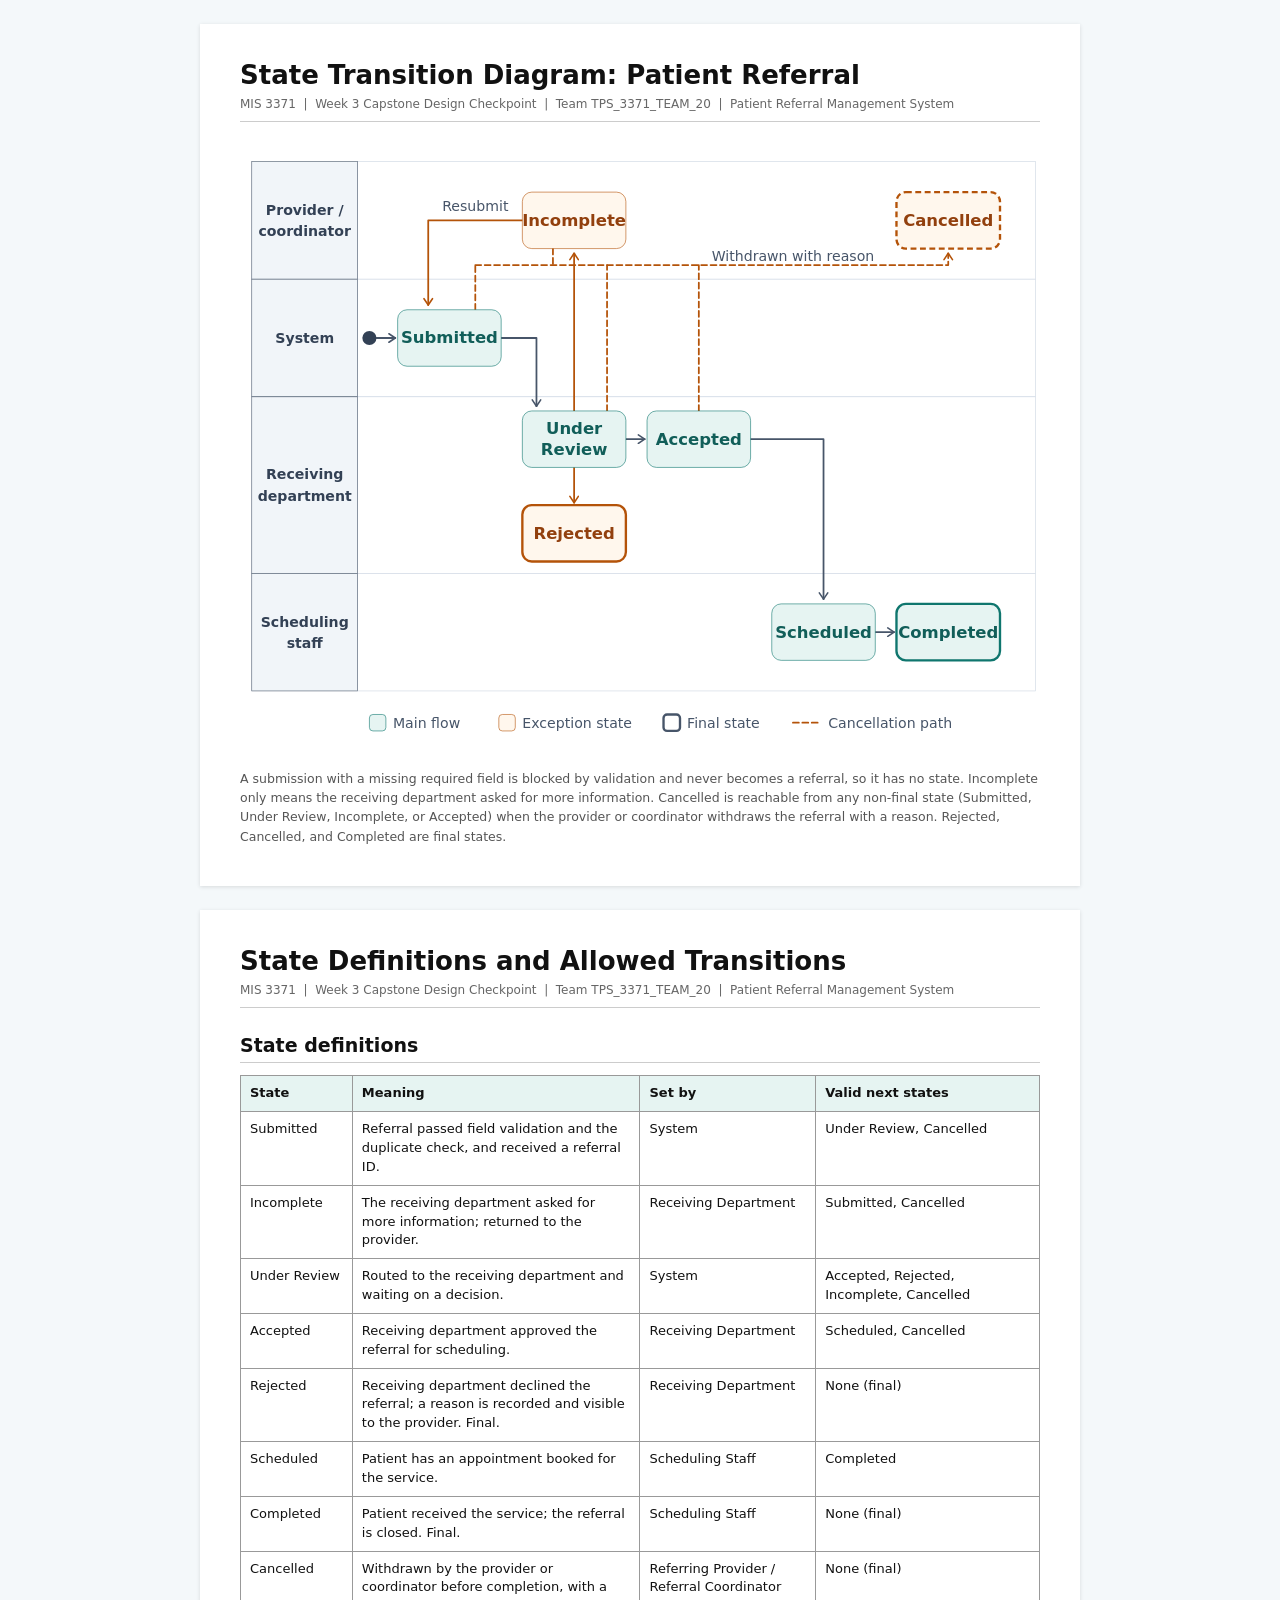
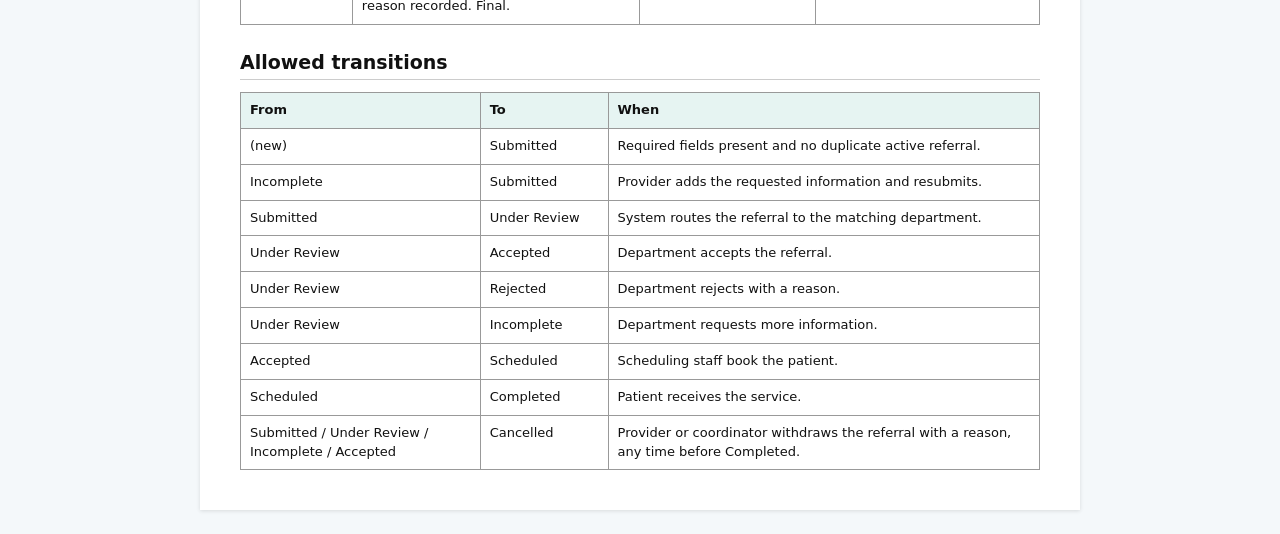
<file: state_transaction_workflow.html>
<!DOCTYPE html>
<html lang="en">
<head>
<meta charset="utf-8">
<meta name="viewport" content="width=device-width, initial-scale=1">
<title>State Transition Diagram: Patient Referral</title>
<style>
  :root { --ink:#111; --muted:#666; --rule:#ccc; --grid:#999; --head:#E6F4F2; }
  * { box-sizing: border-box; }
  body { margin:0; background:#F4F8FA; color:var(--ink); font-family: "DejaVu Sans Condensed", "Segoe UI", system-ui, -apple-system, Helvetica, Arial, sans-serif; }
  .page { max-width: 880px; margin: 24px auto; padding: 36px 40px 40px; background:#fff; box-shadow: 0 1px 4px rgba(0,0,0,.12); }
  h1 { margin:0 0 6px; font-size: 26px; line-height:1.2; }
  .sub { margin:0 0 14px; padding-bottom:10px; border-bottom:1px solid var(--rule); font-size: 12px; color:var(--muted); }
  svg { display:block; width:100%; height:auto; margin-top:16px; }
  svg text { font-family: inherit; }
  .th { font-size:14px; font-weight:700; }
  .ts { font-size:12px; font-weight:400; fill:#475569; }
  .lane { fill:#fff; stroke:#CBD5E1; stroke-width:.5; }
  .lh { fill:#F1F5F9; stroke:#475569; stroke-width:.5; }
  .lh-t { fill:#334155; }
  .teal rect { fill:#E6F4F2; stroke:#0F766E; }
  .teal .th { fill:#115E59; } .teal .ts { fill:#0F766E; }
  .coral rect { fill:#FFF7ED; stroke:#B45309; }
  .coral .th { fill:#92400E; } .coral .ts { fill:#B45309; }
  .main { fill:none; stroke:#475569; stroke-width:1.5; stroke-linecap:round; stroke-linejoin:round; }
  .exc  { fill:none; stroke:#B45309; stroke-width:1.5; stroke-linecap:round; stroke-linejoin:round; }
  h2 { margin:26px 0 0; padding-bottom:6px; border-bottom:1px solid var(--rule); font-size:19px; }
  h2 + table { margin-top:12px; }
  .note { margin:14px 0 0; font-size:12.5px; line-height:1.55; color:#555; }
  .dash { fill:none; stroke:#B45309; stroke-width:1.5; stroke-dasharray:5 3; stroke-linecap:round; stroke-linejoin:round; }
  .lt { font-size:12px; font-weight:700; fill:#334155; }
  table { width:100%; border-collapse:collapse; margin-top:20px; font-size:13px; line-height:1.45; }
  th, td { border:1px solid var(--grid); padding:8px 9px; text-align:left; vertical-align:top; }
  th { background:var(--head); }
  td:first-child, th:first-child { width:5%; }
  @media (max-width: 640px) { .page { margin:0; padding:20px 14px; box-shadow:none; } table { font-size:12px; } }
  @media print {
    @page { size: letter; margin: 0.5in; }
    body { background:#fff; }
    .page { max-width:none; margin:0; padding:0; box-shadow:none; }
    .page + .page { break-before: page; }
    * { -webkit-print-color-adjust: exact; print-color-adjust: exact; }
  }
</style>
</head>
<body>

<section class="page">
  <h1>State Transition Diagram: Patient Referral</h1>
  <p class="sub">MIS 3371 &nbsp;|&nbsp; Week 3 Capstone Design Checkpoint &nbsp;|&nbsp; Team TPS_3371_TEAM_20 &nbsp;|&nbsp; Patient Referral Management System</p>

<svg viewBox="0 0 680 524" role="img" aria-labelledby="st-title st-desc">
<title id="st-title">Patient referral state transition diagram with swim lanes</title>
<desc id="st-desc">Submitted flows to Under Review, then Accepted, Scheduled and Completed. Under Review can also go to Incomplete or Rejected. Incomplete returns to Submitted. Cancelled is reachable from Submitted, Under Review, Incomplete and Accepted.</desc>
<defs>
  <marker id="sam" viewBox="0 0 10 10" refX="8" refY="5" markerWidth="6" markerHeight="6" orient="auto-start-reverse"><path d="M2 1L8 5L2 9" fill="none" stroke="#475569" stroke-width="1.5" stroke-linecap="round" stroke-linejoin="round"/></marker>
  <marker id="sae" viewBox="0 0 10 10" refX="8" refY="5" markerWidth="6" markerHeight="6" orient="auto-start-reverse"><path d="M2 1L8 5L2 9" fill="none" stroke="#B45309" stroke-width="1.5" stroke-linecap="round" stroke-linejoin="round"/></marker>
</defs>
<rect class="lane" x="100" y="20" width="576" height="100"/>
<rect class="lane" x="100" y="120" width="576" height="100"/>
<rect class="lane" x="100" y="220" width="576" height="150"/>
<rect class="lane" x="100" y="370" width="576" height="100"/>
<rect class="lh" x="10" y="20" width="90" height="100"/>
<rect class="lh" x="10" y="120" width="90" height="100"/>
<rect class="lh" x="10" y="220" width="90" height="150"/>
<rect class="lh" x="10" y="370" width="90" height="100"/>
<g class="lt" text-anchor="middle" dominant-baseline="central">
  <text x="55" y="61">Provider /</text><text x="55" y="79">coordinator</text>
  <text x="55" y="170">System</text>
  <text x="55" y="286">Receiving</text><text x="55" y="304">department</text>
  <text x="55" y="411">Scheduling</text><text x="55" y="429">staff</text>
</g>

<path class="dash" d="M200 146 L200 108"/>
<path class="dash" d="M312 232 L312 108"/>
<path class="dash" d="M390 232 L390 108"/>
<path class="dash" d="M266 94 L266 108"/>
<path class="dash" d="M200 108 L602 108 L602 98" marker-end="url(#sae)"/>
<text class="ts" x="470" y="100" text-anchor="middle" dominant-baseline="central">Withdrawn with reason</text>

<path class="main" d="M116 170 L132 170" marker-end="url(#sam)"/>
<path class="main" d="M222 170 L252 170 L252 228" marker-end="url(#sam)"/>
<path class="main" d="M328 256 L344 256" marker-end="url(#sam)"/>
<path class="main" d="M434 256 L496 256 L496 392" marker-end="url(#sam)"/>
<path class="main" d="M540 420 L556 420" marker-end="url(#sam)"/>
<path class="exc" d="M284 232 L284 98" marker-end="url(#sae)"/>
<path class="exc" d="M284 280 L284 310" marker-end="url(#sae)"/>
<path class="exc" d="M240 70 L160 70 L160 142" marker-end="url(#sae)"/>
<text class="ts" x="200" y="58" text-anchor="middle" dominant-baseline="central">Resubmit</text>
<circle cx="110" cy="170" r="6" fill="#334155"/>

<g class="teal" text-anchor="middle" dominant-baseline="central">
  <rect x="134" y="146" width="88" height="48" rx="8" stroke-width=".5"/><text class="th" x="178" y="170">Submitted</text>
  <rect x="240" y="232" width="88" height="48" rx="8" stroke-width=".5"/><text class="th" x="284" y="247">Under</text><text class="th" x="284" y="265">Review</text>
  <rect x="346" y="232" width="88" height="48" rx="8" stroke-width=".5"/><text class="th" x="390" y="256">Accepted</text>
  <rect x="452" y="396" width="88" height="48" rx="8" stroke-width=".5"/><text class="th" x="496" y="420">Scheduled</text>
  <rect x="558" y="396" width="88" height="48" rx="8" stroke-width="2"/><text class="th" x="602" y="420">Completed</text>
</g>
<g class="coral" text-anchor="middle" dominant-baseline="central">
  <rect x="240" y="46" width="88" height="48" rx="8" stroke-width=".5"/><text class="th" x="284" y="70">Incomplete</text>
  <rect x="240" y="312" width="88" height="48" rx="8" stroke-width="2"/><text class="th" x="284" y="336">Rejected</text>
  <rect x="558" y="46" width="88" height="48" rx="8" stroke-width="2" stroke-dasharray="5 3"/><text class="th" x="602" y="70">Cancelled</text>
</g>

<g dominant-baseline="central">
  <rect x="110" y="490" width="14" height="14" rx="3" style="fill:#E6F4F2;stroke:#0F766E;stroke-width:.5"/><text class="ts" x="130" y="497">Main flow</text>
  <rect x="220" y="490" width="14" height="14" rx="3" style="fill:#FFF7ED;stroke:#B45309;stroke-width:.5"/><text class="ts" x="240" y="497">Exception state</text>
  <rect x="360" y="490" width="14" height="14" rx="3" style="fill:#fff;stroke:#475569;stroke-width:2"/><text class="ts" x="380" y="497">Final state</text>
  <path class="dash" d="M470 497 L494 497"/><text class="ts" x="500" y="497">Cancellation path</text>
</g>
</svg>
<p class="note">A submission with a missing required field is blocked by validation and never becomes a referral, so it has no state. Incomplete only means the receiving department asked for more information. Cancelled is reachable from any non-final state (Submitted, Under Review, Incomplete, or Accepted) when the provider or coordinator withdraws the referral with a reason. Rejected, Cancelled, and Completed are final states.</p>
</section>

<section class="page">
  <h1>State Definitions and Allowed Transitions</h1>
  <p class="sub">MIS 3371 &nbsp;|&nbsp; Week 3 Capstone Design Checkpoint &nbsp;|&nbsp; Team TPS_3371_TEAM_20 &nbsp;|&nbsp; Patient Referral Management System</p>
  <h2>State definitions</h2>
  <table>
    <thead><tr><th style="width:14%">State</th><th style="width:36%">Meaning</th><th style="width:22%">Set by</th><th style="width:28%">Valid next states</th></tr></thead>
    <tbody>
      <tr><td>Submitted</td><td>Referral passed field validation and the duplicate check, and received a referral ID.</td><td>System</td><td>Under Review, Cancelled</td></tr>
      <tr><td>Incomplete</td><td>The receiving department asked for more information; returned to the provider.</td><td>Receiving Department</td><td>Submitted, Cancelled</td></tr>
      <tr><td>Under Review</td><td>Routed to the receiving department and waiting on a decision.</td><td>System</td><td>Accepted, Rejected, Incomplete, Cancelled</td></tr>
      <tr><td>Accepted</td><td>Receiving department approved the referral for scheduling.</td><td>Receiving Department</td><td>Scheduled, Cancelled</td></tr>
      <tr><td>Rejected</td><td>Receiving department declined the referral; a reason is recorded and visible to the provider. Final.</td><td>Receiving Department</td><td>None (final)</td></tr>
      <tr><td>Scheduled</td><td>Patient has an appointment booked for the service.</td><td>Scheduling Staff</td><td>Completed</td></tr>
      <tr><td>Completed</td><td>Patient received the service; the referral is closed. Final.</td><td>Scheduling Staff</td><td>None (final)</td></tr>
      <tr><td>Cancelled</td><td>Withdrawn by the provider or coordinator before completion, with a reason recorded. Final.</td><td>Referring Provider / Referral Coordinator</td><td>None (final)</td></tr>
    </tbody>
  </table>
  <h2>Allowed transitions</h2>
  <table>
    <thead><tr><th style="width:30%">From</th><th style="width:16%">To</th><th style="width:54%">When</th></tr></thead>
    <tbody>
      <tr><td>(new)</td><td>Submitted</td><td>Required fields present and no duplicate active referral.</td></tr>
      <tr><td>Incomplete</td><td>Submitted</td><td>Provider adds the requested information and resubmits.</td></tr>
      <tr><td>Submitted</td><td>Under Review</td><td>System routes the referral to the matching department.</td></tr>
      <tr><td>Under Review</td><td>Accepted</td><td>Department accepts the referral.</td></tr>
      <tr><td>Under Review</td><td>Rejected</td><td>Department rejects with a reason.</td></tr>
      <tr><td>Under Review</td><td>Incomplete</td><td>Department requests more information.</td></tr>
      <tr><td>Accepted</td><td>Scheduled</td><td>Scheduling staff book the patient.</td></tr>
      <tr><td>Scheduled</td><td>Completed</td><td>Patient receives the service.</td></tr>
      <tr><td>Submitted / Under Review / Incomplete / Accepted</td><td>Cancelled</td><td>Provider or coordinator withdraws the referral with a reason, any time before Completed.</td></tr>
    </tbody>
  </table>
</section>

</body>
</html>
</file>
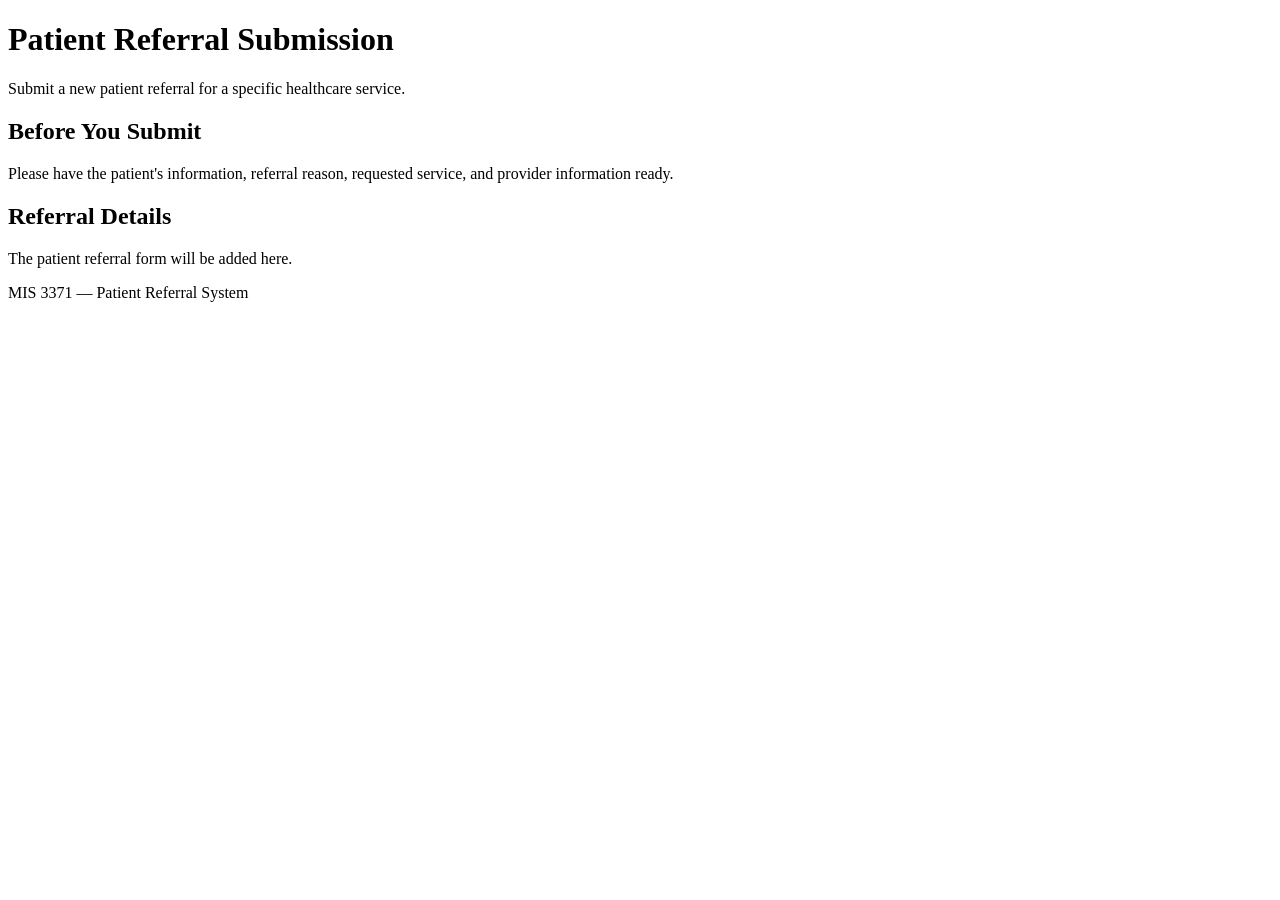
<file: transaction-form.html>
<!DOCTYPE html>
<html lang="en">

<head>
    <meta charset="UTF-8">

    <meta name="viewport" content="width=device-width, initial-scale=1.0">

    <title>Patient Referral Submission</title>
</head>

<body>

    <!-- Header introduces the purpose of the transaction page -->
    <header>
        <h1>Patient Referral Submission</h1>

        <p>
            Submit a new patient referral for a specific healthcare service.
        </p>
    </header>


    <!-- Main contains the primary content of the page -->
    <main>

        <!-- Instructions for the user -->
        <section>
            <h2>Before You Submit</h2>

            <p>
                Please have the patient's information, referral reason,
                requested service, and provider information ready.
            </p>
        </section>


        <!-- Future transaction form area -->
        <section>
            <h2>Referral Details</h2>

            <p>
                The patient referral form will be added here.
            </p>
        </section>

    </main>


    <!-- Supporting information at the bottom of the page -->
    <footer>
        <p>MIS 3371 — Patient Referral System</p>
    </footer>

</body>

</html>
</file>
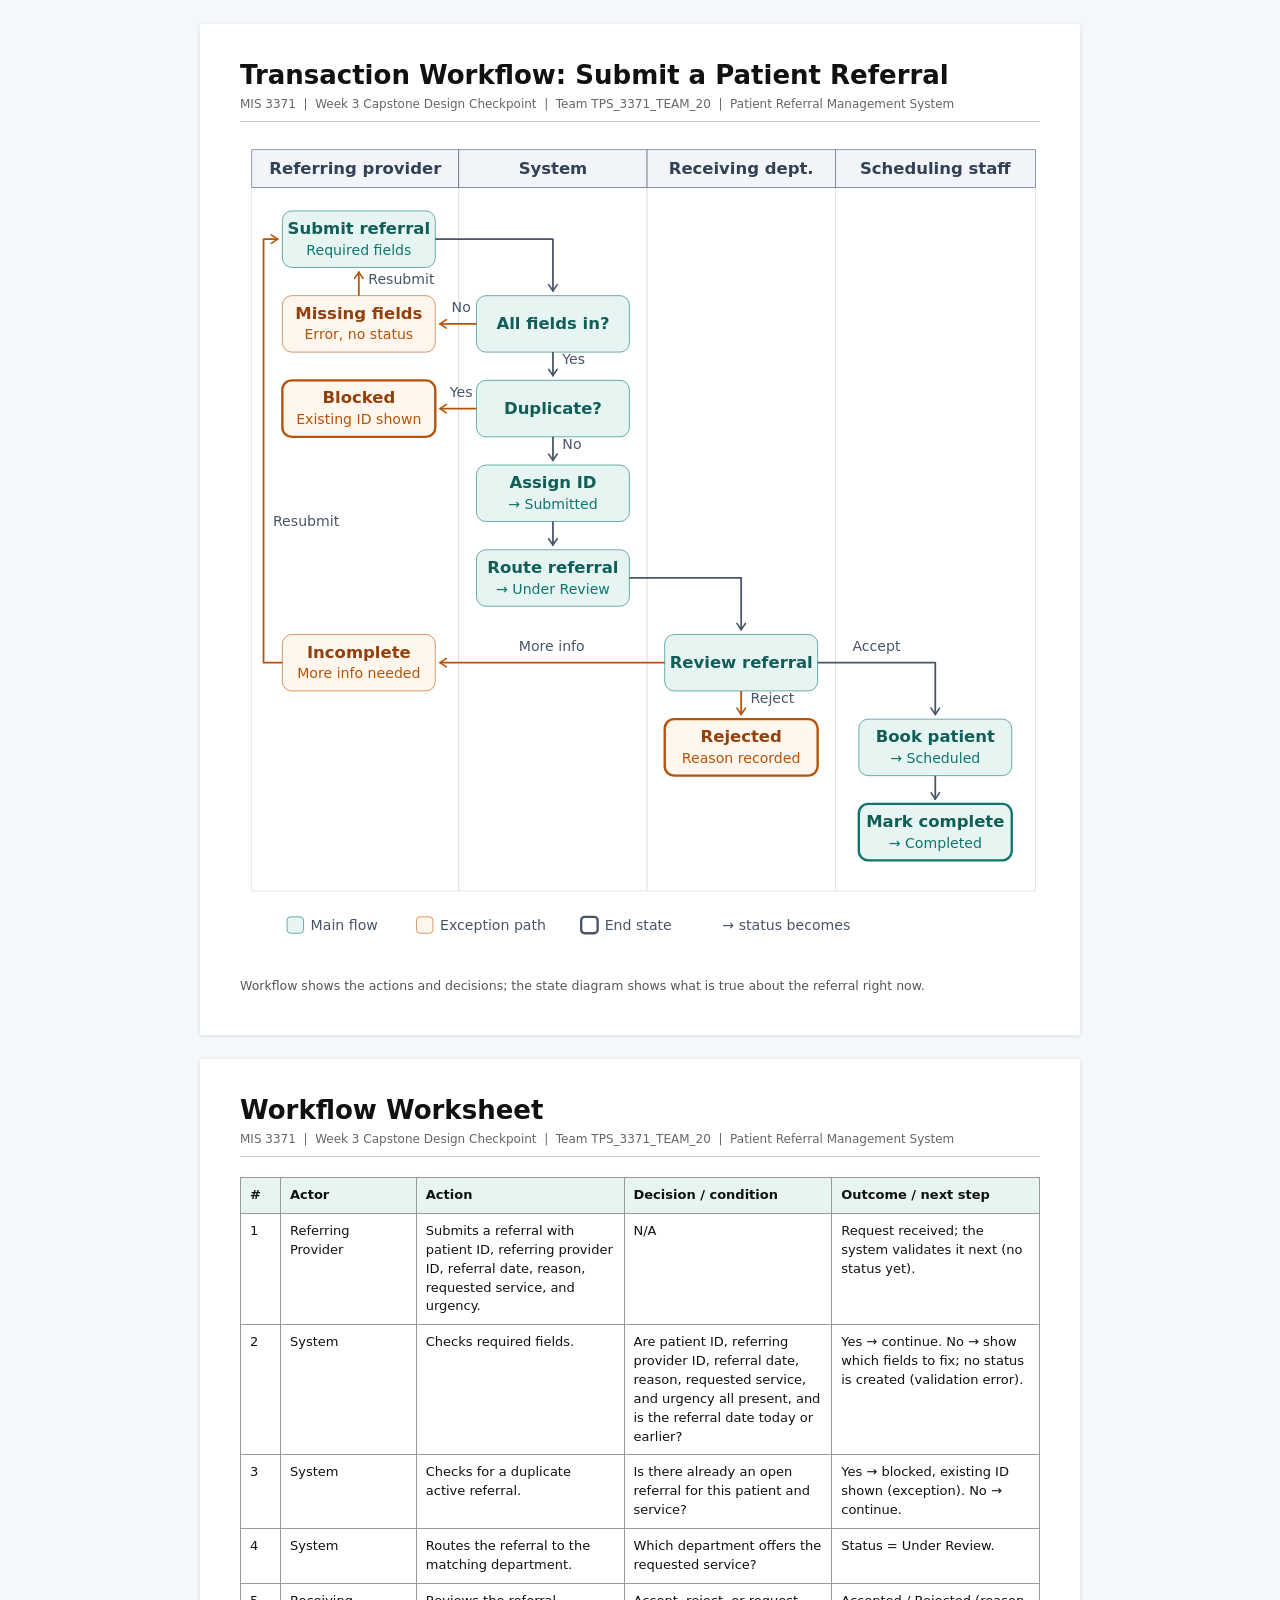
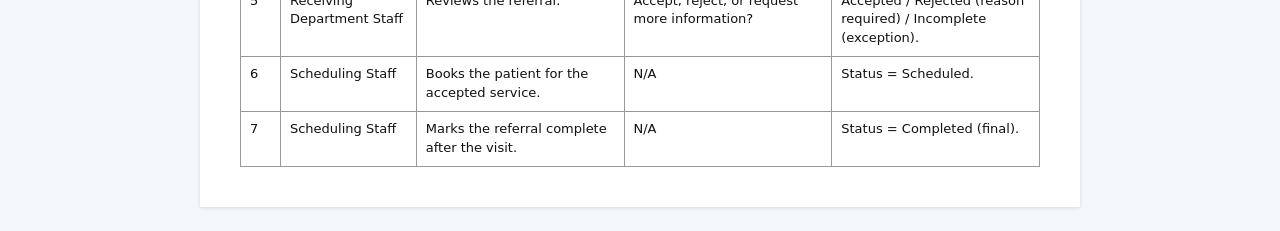
<file: transaction_workflow.html>
<!DOCTYPE html>
<html lang="en">
<head>
<meta charset="utf-8">
<meta name="viewport" content="width=device-width, initial-scale=1">
<title>Transaction Workflow: Submit a Patient Referral</title>
<style>
  :root { --ink:#111; --muted:#666; --rule:#ccc; --grid:#999; --head:#E6F4F2; }
  * { box-sizing: border-box; }
  body { margin:0; background:#F4F8FA; color:var(--ink); font-family: "DejaVu Sans Condensed", "Segoe UI", system-ui, -apple-system, Helvetica, Arial, sans-serif; }
  .page { max-width: 880px; margin: 24px auto; padding: 36px 40px 40px; background:#fff; box-shadow: 0 1px 4px rgba(0,0,0,.12); }
  h1 { margin:0 0 6px; font-size: 26px; line-height:1.2; }
  .sub { margin:0 0 14px; padding-bottom:10px; border-bottom:1px solid var(--rule); font-size: 12px; color:var(--muted); }
  svg { display:block; width:100%; height:auto; margin-top:16px; }
  svg text { font-family: inherit; }
  .th { font-size:14px; font-weight:700; }
  .ts { font-size:12px; font-weight:400; fill:#475569; }
  .lane { fill:#fff; stroke:#CBD5E1; stroke-width:.5; }
  .lh { fill:#F1F5F9; stroke:#475569; stroke-width:.5; }
  .lh-t { fill:#334155; }
  .teal rect { fill:#E6F4F2; stroke:#0F766E; }
  .teal .th { fill:#115E59; } .teal .ts { fill:#0F766E; }
  .coral rect { fill:#FFF7ED; stroke:#B45309; }
  .coral .th { fill:#92400E; } .coral .ts { fill:#B45309; }
  .main { fill:none; stroke:#475569; stroke-width:1.5; stroke-linecap:round; stroke-linejoin:round; }
  .exc  { fill:none; stroke:#B45309; stroke-width:1.5; stroke-linecap:round; stroke-linejoin:round; }
  h2 { margin:26px 0 0; padding-bottom:6px; border-bottom:1px solid var(--rule); font-size:19px; }
  h2 + table { margin-top:12px; }
  .note { margin:14px 0 0; font-size:12.5px; line-height:1.55; color:#555; }
  .dash { fill:none; stroke:#B45309; stroke-width:1.5; stroke-dasharray:5 3; stroke-linecap:round; stroke-linejoin:round; }
  .lt { font-size:12px; font-weight:700; fill:#334155; }
  table { width:100%; border-collapse:collapse; margin-top:20px; font-size:13px; line-height:1.45; }
  th, td { border:1px solid var(--grid); padding:8px 9px; text-align:left; vertical-align:top; }
  th { background:var(--head); }
  td:first-child, th:first-child { width:5%; }
  @media (max-width: 640px) { .page { margin:0; padding:20px 14px; box-shadow:none; } table { font-size:12px; } }
  @media print {
    @page { size: letter; margin: 0.5in; }
    body { background:#fff; }
    .page { max-width:none; margin:0; padding:0; box-shadow:none; }
    .page + .page { break-before: page; }
    * { -webkit-print-color-adjust: exact; print-color-adjust: exact; }
  }
</style>
</head>
<body>

<section class="page">
  <h1>Transaction Workflow: Submit a Patient Referral</h1>
  <p class="sub">MIS 3371 &nbsp;|&nbsp; Week 3 Capstone Design Checkpoint &nbsp;|&nbsp; Team TPS_3371_TEAM_20 &nbsp;|&nbsp; Patient Referral Management System</p>

<svg viewBox="0 0 680 700" role="img" aria-labelledby="wf-title wf-desc">
<title id="wf-title">Submit a patient referral workflow with swim lanes</title>
<desc id="wf-desc">Four lanes: referring provider, system, receiving department, scheduling staff. The main flow runs from submitting a referral through field and duplicate checks, ID assignment, routing, review, scheduling and completion. Exception paths show missing fields, block duplicates, and lead to Incomplete or Rejected states.</desc>
<defs>
  <marker id="am" viewBox="0 0 10 10" refX="8" refY="5" markerWidth="6" markerHeight="6" orient="auto-start-reverse"><path d="M2 1L8 5L2 9" fill="none" stroke="#475569" stroke-width="1.5" stroke-linecap="round" stroke-linejoin="round"/></marker>
  <marker id="ae" viewBox="0 0 10 10" refX="8" refY="5" markerWidth="6" markerHeight="6" orient="auto-start-reverse"><path d="M2 1L8 5L2 9" fill="none" stroke="#B45309" stroke-width="1.5" stroke-linecap="round" stroke-linejoin="round"/></marker>
</defs>

<rect class="lane" x="10" y="42" width="176" height="598"/>
<rect class="lane" x="186" y="42" width="160" height="598"/>
<rect class="lane" x="346" y="42" width="160" height="598"/>
<rect class="lane" x="506" y="42" width="170" height="598"/>
<rect class="lh" x="10" y="10" width="176" height="32"/>
<rect class="lh" x="186" y="10" width="160" height="32"/>
<rect class="lh" x="346" y="10" width="160" height="32"/>
<rect class="lh" x="506" y="10" width="170" height="32"/>
<g class="th lh-t" text-anchor="middle" dominant-baseline="central">
  <text x="98" y="26">Referring provider</text>
  <text x="266" y="26">System</text>
  <text x="426" y="26">Receiving dept.</text>
  <text x="591" y="26">Scheduling staff</text>
</g>

<path class="main" d="M166 86 L266 86 L266 130" marker-end="url(#am)"/>
<path class="main" d="M266 182 L266 202" marker-end="url(#am)"/>
<path class="main" d="M266 254 L266 274" marker-end="url(#am)"/>
<path class="main" d="M266 326 L266 346" marker-end="url(#am)"/>
<path class="main" d="M331 374 L426 374 L426 418" marker-end="url(#am)"/>
<path class="main" d="M491 446 L591 446 L591 490" marker-end="url(#am)"/>
<path class="main" d="M591 542 L591 562" marker-end="url(#am)"/>
<path class="exc" d="M201 158 L170 158" marker-end="url(#ae)"/>
<path class="exc" d="M101 134 L101 114" marker-end="url(#ae)"/>
<path class="exc" d="M201 230 L170 230" marker-end="url(#ae)"/>
<path class="exc" d="M426 470 L426 490" marker-end="url(#ae)"/>
<path class="exc" d="M361 446 L170 446" marker-end="url(#ae)"/>
<path class="exc" d="M36 446 L20 446 L20 86 L32 86" marker-end="url(#ae)"/>

<text class="ts" x="274" y="192">Yes</text>
<text class="ts" x="274" y="264">No</text>
<text class="ts" x="188" y="148" text-anchor="middle">No</text>
<text class="ts" x="188" y="220" text-anchor="middle">Yes</text>
<text class="ts" x="109" y="124">Resubmit</text>
<text class="ts" x="28" y="330">Resubmit</text>
<text class="ts" x="265" y="436" text-anchor="middle">More info</text>
<text class="ts" x="541" y="436" text-anchor="middle">Accept</text>
<text class="ts" x="434" y="480">Reject</text>

<g class="teal" text-anchor="middle" dominant-baseline="central">
  <rect x="36" y="62" width="130" height="48" rx="8" stroke-width=".5"/>
  <text class="th" x="101" y="77">Submit referral</text><text class="ts" x="101" y="95">Required fields</text>
  <rect x="201" y="134" width="130" height="48" rx="8" stroke-width=".5"/>
  <text class="th" x="266" y="158">All fields in?</text>
  <rect x="201" y="206" width="130" height="48" rx="8" stroke-width=".5"/>
  <text class="th" x="266" y="230">Duplicate?</text>
  <rect x="201" y="278" width="130" height="48" rx="8" stroke-width=".5"/>
  <text class="th" x="266" y="293">Assign ID</text><text class="ts" x="266" y="311">→ Submitted</text>
  <rect x="201" y="350" width="130" height="48" rx="8" stroke-width=".5"/>
  <text class="th" x="266" y="365">Route referral</text><text class="ts" x="266" y="383">→ Under Review</text>
  <rect x="361" y="422" width="130" height="48" rx="8" stroke-width=".5"/>
  <text class="th" x="426" y="446">Review referral</text>
  <rect x="526" y="494" width="130" height="48" rx="8" stroke-width=".5"/>
  <text class="th" x="591" y="509">Book patient</text><text class="ts" x="591" y="527">→ Scheduled</text>
  <rect x="526" y="566" width="130" height="48" rx="8" stroke-width="2"/>
  <text class="th" x="591" y="581">Mark complete</text><text class="ts" x="591" y="599">→ Completed</text>
</g>

<g class="coral" text-anchor="middle" dominant-baseline="central">
  <rect x="36" y="134" width="130" height="48" rx="8" stroke-width=".5"/>
  <text class="th" x="101" y="149">Missing fields</text><text class="ts" x="101" y="167">Error, no status</text>
  <rect x="36" y="206" width="130" height="48" rx="8" stroke-width="2"/>
  <text class="th" x="101" y="221">Blocked</text><text class="ts" x="101" y="239">Existing ID shown</text>
  <rect x="36" y="422" width="130" height="48" rx="8" stroke-width=".5"/>
  <text class="th" x="101" y="437">Incomplete</text><text class="ts" x="101" y="455">More info needed</text>
  <rect x="361" y="494" width="130" height="48" rx="8" stroke-width="2"/>
  <text class="th" x="426" y="509">Rejected</text><text class="ts" x="426" y="527">Reason recorded</text>
</g>

<g dominant-baseline="central">
  <rect class="teal" x="40" y="662" width="14" height="14" rx="3" style="fill:#E6F4F2;stroke:#0F766E;stroke-width:.5"/>
  <text class="ts" x="60" y="669">Main flow</text>
  <rect x="150" y="662" width="14" height="14" rx="3" style="fill:#FFF7ED;stroke:#B45309;stroke-width:.5"/>
  <text class="ts" x="170" y="669">Exception path</text>
  <rect x="290" y="662" width="14" height="14" rx="3" style="fill:#fff;stroke:#475569;stroke-width:2"/>
  <text class="ts" x="310" y="669">End state</text>
  <text class="ts" x="410" y="669">→ status becomes</text>
</g>
</svg>
<p class="note">Workflow shows the actions and decisions; the state diagram shows what is true about the referral right now.</p>
</section>

<section class="page">
  <h1>Workflow Worksheet</h1>
  <p class="sub">MIS 3371 &nbsp;|&nbsp; Week 3 Capstone Design Checkpoint &nbsp;|&nbsp; Team TPS_3371_TEAM_20 &nbsp;|&nbsp; Patient Referral Management System</p>
  <table>
    <thead>
      <tr><th>#</th><th style="width:17%">Actor</th><th style="width:26%">Action</th><th style="width:26%">Decision / condition</th><th style="width:26%">Outcome / next step</th></tr>
    </thead>
    <tbody>
      <tr><td>1</td><td>Referring Provider</td><td>Submits a referral with patient ID, referring provider ID, referral date, reason, requested service, and urgency.</td><td>N/A</td><td>Request received; the system validates it next (no status yet).</td></tr>
      <tr><td>2</td><td>System</td><td>Checks required fields.</td><td>Are patient ID, referring provider ID, referral date, reason, requested service, and urgency all present, and is the referral date today or earlier?</td><td>Yes → continue. No → show which fields to fix; no status is created (validation error).</td></tr>
      <tr><td>3</td><td>System</td><td>Checks for a duplicate active referral.</td><td>Is there already an open referral for this patient and service?</td><td>Yes → blocked, existing ID shown (exception). No → continue.</td></tr>
      <tr><td>4</td><td>System</td><td>Routes the referral to the matching department.</td><td>Which department offers the requested service?</td><td>Status = Under Review.</td></tr>
      <tr><td>5</td><td>Receiving Department Staff</td><td>Reviews the referral.</td><td>Accept, reject, or request more information?</td><td>Accepted / Rejected (reason required) / Incomplete (exception).</td></tr>
      <tr><td>6</td><td>Scheduling Staff</td><td>Books the patient for the accepted service.</td><td>N/A</td><td>Status = Scheduled.</td></tr>
      <tr><td>7</td><td>Scheduling Staff</td><td>Marks the referral complete after the visit.</td><td>N/A</td><td>Status = Completed (final).</td></tr>
    </tbody>
  </table>
</section>

</body>
</html>
</file>
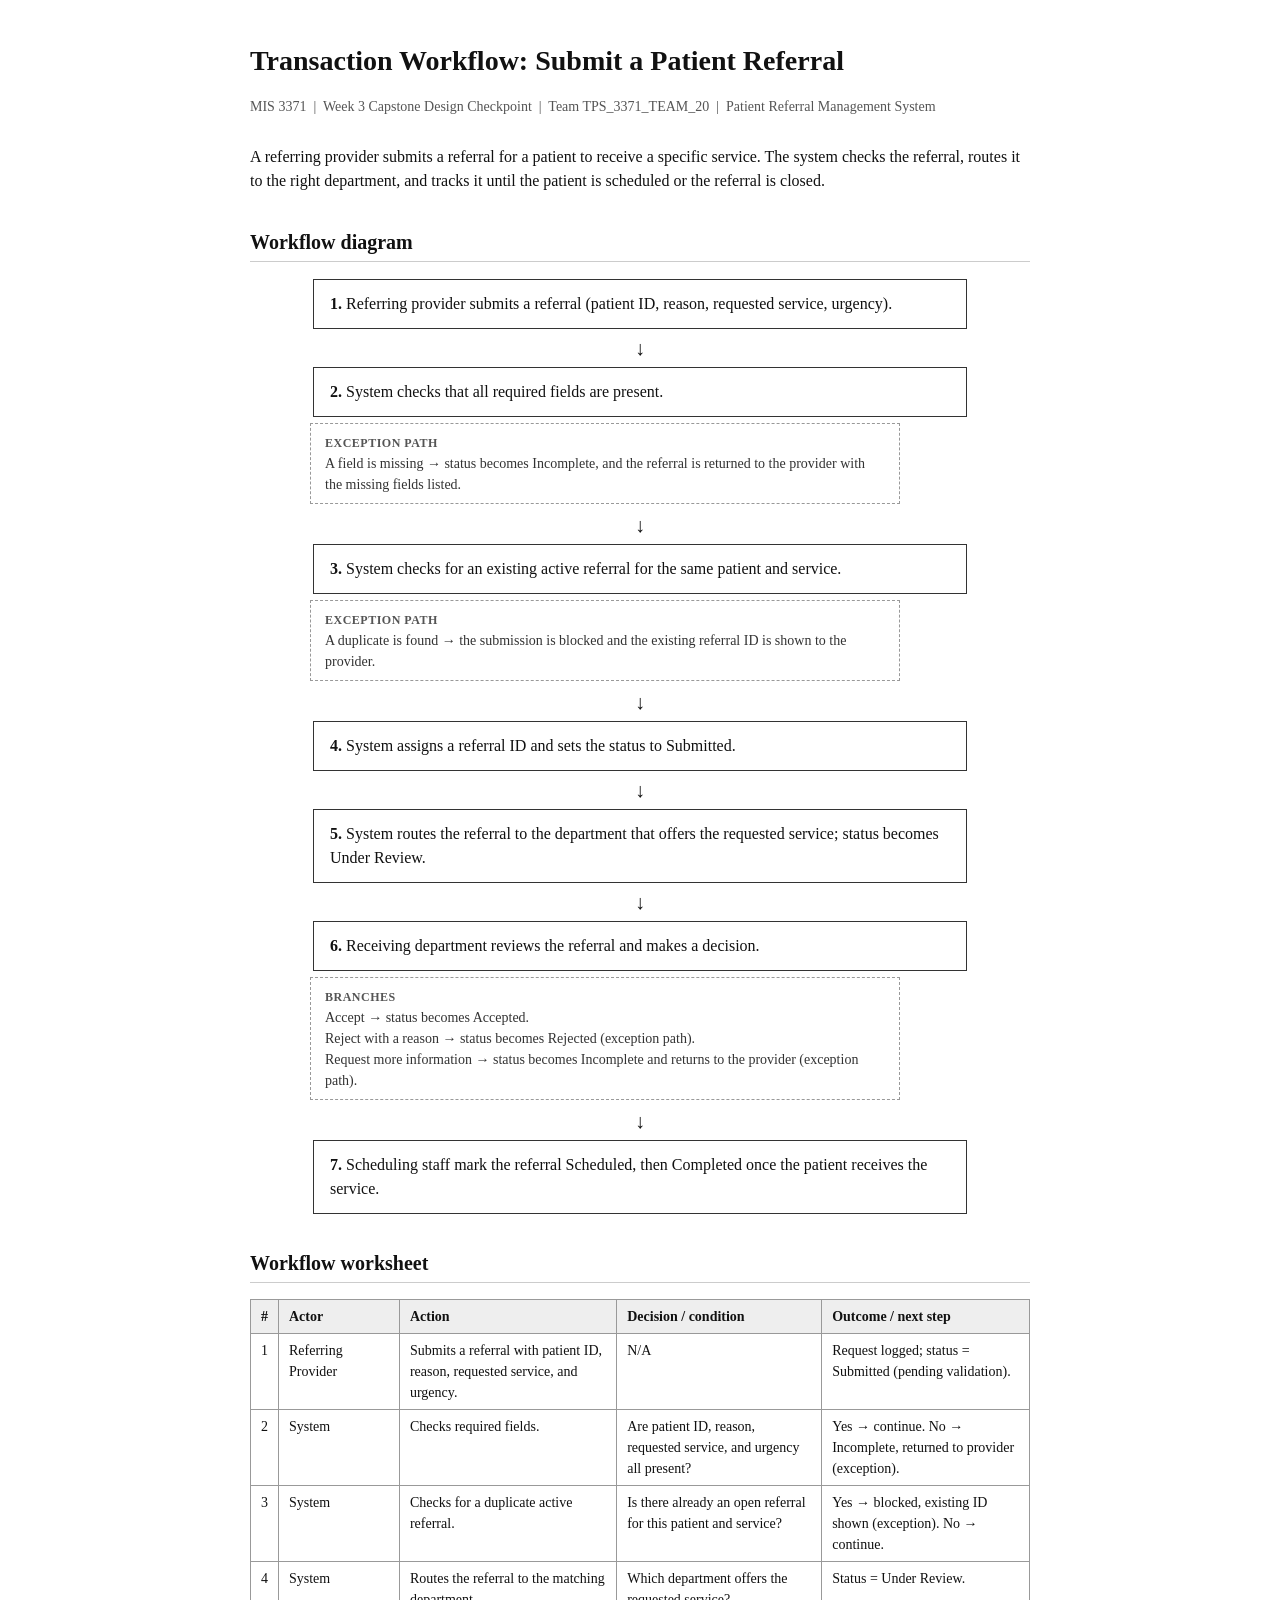
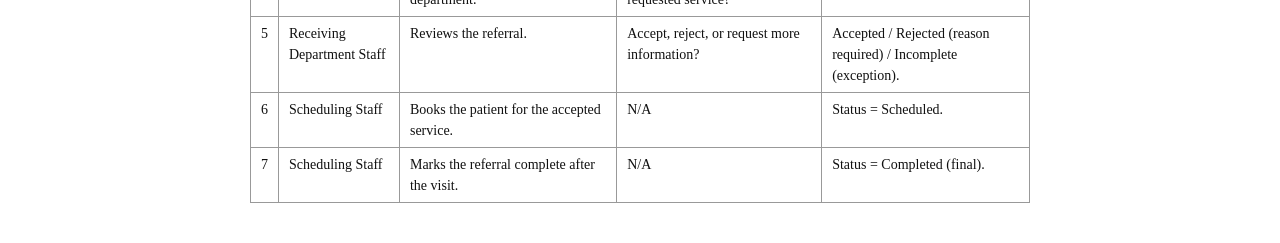
<file: workflow-v1.html>
<!DOCTYPE html>
<html lang="en">
<head>
<meta charset="UTF-8">
<title>Transaction Workflow: Patient Referral</title>
<style>
  body { font-family: Georgia, 'Times New Roman', serif; max-width: 780px; margin: 40px auto; padding: 0 20px; color: #111; line-height: 1.5; }
  h1 { font-size: 28px; margin-bottom: 4px; }
  .meta { color: #555; font-size: 14px; margin-bottom: 28px; }
  h2 { font-size: 20px; margin-top: 34px; border-bottom: 1px solid #ccc; padding-bottom: 4px; }
  p { font-size: 16px; }
  .step { border: 1px solid #333; padding: 12px 16px; margin: 0 auto; max-width: 620px; }
  .step .n { font-weight: bold; }
  .arrow { text-align: center; font-size: 20px; margin: 4px 0; }
  .exception { border: 1px dashed #999; margin: 6px auto 6px 60px; max-width: 560px; padding: 8px 14px; font-size: 14px; color: #333; }
  .exception .label { font-weight: bold; font-size: 12px; text-transform: uppercase; letter-spacing: 0.5px; color: #555; }
  table { border-collapse: collapse; width: 100%; margin-top: 10px; font-size: 14px; }
  th, td { border: 1px solid #999; padding: 6px 10px; text-align: left; vertical-align: top; }
  th { background: #eee; }
</style>
</head>
<body>

<h1>Transaction Workflow: Submit a Patient Referral</h1>
<p class="meta">MIS 3371 &nbsp;|&nbsp; Week 3 Capstone Design Checkpoint &nbsp;|&nbsp; Team TPS_3371_TEAM_20 &nbsp;|&nbsp; Patient Referral Management System</p>

<p>A referring provider submits a referral for a patient to receive a specific service. The system checks the referral, routes it to the right department, and tracks it until the patient is scheduled or the referral is closed.</p>

<h2>Workflow diagram</h2>

<div class="step"><span class="n">1.</span> Referring provider submits a referral (patient ID, reason, requested service, urgency).</div>
<div class="arrow">↓</div>

<div class="step"><span class="n">2.</span> System checks that all required fields are present.</div>
<div class="exception"><span class="label">Exception path</span><br>A field is missing → status becomes Incomplete, and the referral is returned to the provider with the missing fields listed.</div>
<div class="arrow">↓</div>

<div class="step"><span class="n">3.</span> System checks for an existing active referral for the same patient and service.</div>
<div class="exception"><span class="label">Exception path</span><br>A duplicate is found → the submission is blocked and the existing referral ID is shown to the provider.</div>
<div class="arrow">↓</div>

<div class="step"><span class="n">4.</span> System assigns a referral ID and sets the status to Submitted.</div>
<div class="arrow">↓</div>

<div class="step"><span class="n">5.</span> System routes the referral to the department that offers the requested service; status becomes Under Review.</div>
<div class="arrow">↓</div>

<div class="step"><span class="n">6.</span> Receiving department reviews the referral and makes a decision.</div>
<div class="exception"><span class="label">Branches</span><br>
Accept → status becomes Accepted.<br>
Reject with a reason → status becomes Rejected (exception path).<br>
Request more information → status becomes Incomplete and returns to the provider (exception path).</div>
<div class="arrow">↓</div>

<div class="step"><span class="n">7.</span> Scheduling staff mark the referral Scheduled, then Completed once the patient receives the service.</div>

<h2>Workflow worksheet</h2>
<table>
<tr><th>#</th><th>Actor</th><th>Action</th><th>Decision / condition</th><th>Outcome / next step</th></tr>
<tr><td>1</td><td>Referring Provider</td><td>Submits a referral with patient ID, reason, requested service, and urgency.</td><td>N/A</td><td>Request logged; status = Submitted (pending validation).</td></tr>
<tr><td>2</td><td>System</td><td>Checks required fields.</td><td>Are patient ID, reason, requested service, and urgency all present?</td><td>Yes → continue. No → Incomplete, returned to provider (exception).</td></tr>
<tr><td>3</td><td>System</td><td>Checks for a duplicate active referral.</td><td>Is there already an open referral for this patient and service?</td><td>Yes → blocked, existing ID shown (exception). No → continue.</td></tr>
<tr><td>4</td><td>System</td><td>Routes the referral to the matching department.</td><td>Which department offers the requested service?</td><td>Status = Under Review.</td></tr>
<tr><td>5</td><td>Receiving Department Staff</td><td>Reviews the referral.</td><td>Accept, reject, or request more information?</td><td>Accepted / Rejected (reason required) / Incomplete (exception).</td></tr>
<tr><td>6</td><td>Scheduling Staff</td><td>Books the patient for the accepted service.</td><td>N/A</td><td>Status = Scheduled.</td></tr>
<tr><td>7</td><td>Scheduling Staff</td><td>Marks the referral complete after the visit.</td><td>N/A</td><td>Status = Completed (final).</td></tr>
</table>

</body>
</html>
</file>
<file: styles.css>
/* ===================================================================
   Patient Referral Form — styles.css
   Mobile-first layout, spacing, and consistent control styling.
   =================================================================== */

/* ---------- Base / page container ---------- */


*,
*::before,
*::after {
  box-sizing: border-box;
}

html {
  width: 100%;
  background: #F4F8FA;
}

body {
  width: 100%;
  max-width: 1100px;
  margin: 0 auto;
  padding: 18px 24px 22px;

  font-family: system-ui, -apple-system,
    "Segoe UI", Roboto, Arial, sans-serif;
  font-size: 0.95rem;
  line-height: 1.45;
  color: #1E293B;

  background:
    radial-gradient(
      circle at top right,
      rgba(45, 185, 177, 0.07),
      transparent 40%
    ),
    #F4F8FA;
}

/* ==========================================================
   HEADER
   ========================================================== */

header {
  position: relative;
  isolation: isolate;
  overflow: hidden;

  padding: 1.3rem 2rem 1.3rem 6rem;
  margin-bottom: 0.8rem;

  color: #FFFFFF;
  background: linear-gradient(
    115deg,
    #064E56 0%,
    #0F766E 55%,
    #2CB9B1 100%
  );

  border-radius: 18px;

  box-shadow:
    0 8px 22px rgba(6, 78, 86, 0.13),
    inset 0 1px 0 rgba(255, 255, 255, 0.12);
}

/* Medical cross */

header::before {
  content: "+";
  position: absolute;
  left: 1.4rem;
  top: 50%;
  transform: translateY(-50%);

  display: flex;
  align-items: center;
  justify-content: center;

  width: 3.5rem;
  height: 3.5rem;

  color: #FFFFFF;
  font-family: Arial, sans-serif;
  font-size: 3.5rem;
  font-weight: 700;
  line-height: 1;

  background: rgba(255, 255, 255, 0.14);
  border-radius: 12px;
}

/* Decorative header wave */

header::after {
  content: "";
  position: absolute;
  right: -90px;
  bottom: -95px;

  width: 340px;
  height: 150px;

  border: 24px solid rgba(255, 255, 255, 0.12);
  border-radius: 50%;

  pointer-events: none;
  z-index: -1;
}

header h1 {
  position: relative;
  margin: 0 0 0.25rem;

  color: #FFFFFF;
  font-size: 1.6rem;
  line-height: 1.3;
}

header p {
  position: relative;
  margin: 0;

  color: #E0F2F1;
  font-size: 0.95rem;
}

/* ==========================================================
   MAIN CARD
   ========================================================== */

main {
  padding: 1.25rem 1.5rem;

  background: #FFFFFF;
  border: 1px solid #E8EFF2;
  border-radius: 20px;

  box-shadow:
    0 12px 35px rgba(15, 77, 85, 0.06),
    0 2px 8px rgba(15, 77, 85, 0.025);
}

/* ==========================================================
   SECTION HEADINGS
   ========================================================== */

section h2 {
  margin: 0.75rem 0 0.55rem;
  padding: 0.5rem 0.8rem;

  color: #0F766E;
  background: #EAF7F6;

  border-left: 4px solid #0F766E;
  border-bottom: 2px solid #C9E7E2;
  border-radius: 10px;

  font-size: 1.05rem;
  font-weight: 700;
}

section:first-of-type h2 {
  margin-top: 0;
}

section p {
  margin: 0.4rem 0 0.8rem;
}

/* ==========================================================
   REFERRAL INFORMATION CARD
   ========================================================== */

fieldset {
  display: grid;
  grid-template-columns: repeat(3, minmax(0, 1fr));
  column-gap: 1.25rem;
  row-gap: 0.85rem;

  min-width: 0;
  padding: 1.2rem;
  margin: 0 0 0.8rem;

  background: #FFFFFF;
  border: 1px solid #E6EDF0;
  border-radius: 16px;

  box-shadow:
    0 4px 18px rgba(15, 77, 85, 0.035);
}

legend {
  padding: 0 0.35rem;

  color: #0F766E;
  font-size: 1.05rem;
  font-weight: 700;
}

legend::before {
  content: none;
  display: none;
}

/* ==========================================================
   FORM FIELDS
   ========================================================== */

.field,
.field--half {
  grid-column: auto;
  min-width: 0;
  margin-bottom: 0;
}

.field--checkbox {
  display: flex;
  align-items: center;
  gap: 0.6rem;
}

.field--checkbox label {
  margin-bottom: 0;
  font-weight: 400;
}

label {
  display: block;
  margin-bottom: 0.35rem;

  color: #1E293B;
  font-weight: 600;
}

/* ==========================================================
   INPUTS
   ========================================================== */

input[type="text"],
input[type="date"],
input[type="number"],
select,
textarea {
  display: block;
  width: 100%;
  min-width: 0;

  padding: 0.65rem 0.8rem;

  color: #1E293B;
  background: #FAFCFD;

  border: 1px solid #DCE7EA;
  border-radius: 10px;

  font: inherit;

  transition:
    background-color 0.2s ease,
    border-color 0.2s ease,
    box-shadow 0.2s ease;
}

input[type="text"]:hover,
input[type="date"]:hover,
input[type="number"]:hover,
select:hover,
textarea:hover {
  border-color: #0F766E;
}

input[type="text"]:focus,
input[type="date"]:focus,
input[type="number"]:focus,
select:focus,
textarea:focus {
  background: #FFFFFF;
  border-color: #0F766E;

  box-shadow:
    0 0 0 4px rgba(15, 118, 110, 0.11);
}

textarea {
  min-height: 5rem;
  resize: vertical;
}

input[type="checkbox"] {
  width: 1.15rem;
  height: 1.15rem;
  accent-color: #0F766E;
}

::placeholder {
  color: #64748B;
}

/* ==========================================================
   MEDICAL FIELD ICONS
   ========================================================== */

label[for="patientId"]::before,
label[for="referringProviderId"]::before,
label[for="referralDate"]::before,
label[for="requestedService"]::before,
label[for="urgency"]::before,
label[for="referralReason"]::before {
  content: "";
  display: inline-block;
  width: 22px;
  height: 22px;
  margin-right: 8px;
  vertical-align: -5px;
  box-sizing: border-box;
}

/* Patient ID — identification card */

label[for="patientId"]::before {
  width: 24px;
  height: 18px;
  vertical-align: -3px;

  border: 2px solid #0F766E;
  border-radius: 3px;

  background:
    radial-gradient(circle, #0F766E 2px, transparent 2.5px)
      3px 3px / 6px 6px no-repeat,
    linear-gradient(#0F766E, #0F766E)
      3px 11px / 7px 2px no-repeat,
    linear-gradient(#0F766E, #0F766E)
      13px 5px / 7px 2px no-repeat,
    linear-gradient(#0F766E, #0F766E)
      13px 10px / 7px 2px no-repeat;
}

/* Referring Provider — stethoscope */

label[for="referringProviderId"]::before {
  width: 20px;
  height: 20px;
  vertical-align: -4px;

  border: none;
  border-radius: 0;
  background: #0F766E;

  -webkit-mask:
    url("data:image/svg+xml,%3Csvg xmlns='http://www.w3.org/2000/svg' viewBox='0 0 24 24' fill='none' stroke='black' stroke-width='2' stroke-linecap='round' stroke-linejoin='round'%3E%3Cpath d='M6 3v5a6 6 0 0 0 12 0V3'/%3E%3Cpath d='M6 3H4M18 3h2M12 14v3a4 4 0 0 0 8 0v-2'/%3E%3Ccircle cx='20' cy='13' r='2'/%3E%3C/svg%3E")
    center / contain no-repeat;

  mask:
    url("data:image/svg+xml,%3Csvg xmlns='http://www.w3.org/2000/svg' viewBox='0 0 24 24' fill='none' stroke='black' stroke-width='2' stroke-linecap='round' stroke-linejoin='round'%3E%3Cpath d='M6 3v5a6 6 0 0 0 12 0V3'/%3E%3Cpath d='M6 3H4M18 3h2M12 14v3a4 4 0 0 0 8 0v-2'/%3E%3Ccircle cx='20' cy='13' r='2'/%3E%3C/svg%3E")
    center / contain no-repeat;
}

/* Referral Date — calendar */

label[for="referralDate"]::before {
  width: 22px;
  height: 21px;

  border: 2px solid #0F766E;
  border-radius: 3px;

  background:
    linear-gradient(#0F766E, #0F766E)
      0 4px / 100% 2px no-repeat,
    radial-gradient(circle, #0F766E 1.5px, transparent 2px)
      4px 10px / 5px 5px no-repeat,
    radial-gradient(circle, #0F766E 1.5px, transparent 2px)
      11px 10px / 5px 5px no-repeat;
}

/* Requested Service — medical cross */

label[for="requestedService"]::before {
  content: "+";
  width: 22px;
  height: 22px;

  color: #0F766E;
  font-size: 25px;
  font-weight: 700;
  line-height: 20px;
  text-align: center;

  border: none;
  background: none;
}

/* Urgency — alert icon */

label[for="urgency"]::before {
  content: "!";
  width: 20px;
  height: 20px;

  color: #B45309;
  font-size: 13px;
  font-weight: 700;
  line-height: 16px;
  text-align: center;

  border: 2px solid #B45309;
  border-radius: 50%;
  background: none;
}

/* Reason for Referral — document */

label[for="referralReason"]::before {
  width: 19px;
  height: 22px;

  border: 2px solid #0F766E;
  border-radius: 2px;

  background:
    linear-gradient(#0F766E, #0F766E)
      center 5px / 11px 2px no-repeat,
    linear-gradient(#0F766E, #0F766E)
      center 10px / 11px 2px no-repeat,
    linear-gradient(#0F766E, #0F766E)
      center 15px / 11px 2px no-repeat;
}

/* ==========================================================
   ADDITIONAL INFORMATION — FULL WIDTH AND ALIGNED
   ========================================================== */

/*
   The heading is a separate fieldset grid item.
   Urgency and Reason for Referral remain intact
   and share the same row.
*/

/* Full-width heading */

fieldset:has(#urgency)::before {
  content: "Additional Information";

  display: block;
  grid-column: 1 / -1;
  grid-row: 3;

  width: 100%;
  margin: 0;
  padding: 0.55rem 0.8rem;

  color: #0F766E;
  background: #EAF7F6;

  border-left: 4px solid #0F766E;
  border-bottom: 2px solid #C9E7E2;
  border-radius: 10px;

  font-size: 1.05rem;
  font-weight: 700;
  line-height: 1.4;
}

/* Urgency */

fieldset .field:has(#urgency) {
  display: flex;
  flex-direction: column;

  grid-column: 1 / 2;
  grid-row: 4;

  position: static;
  min-width: 0;
  margin: 0;
  padding: 0;
}

/* Reason for Referral */

fieldset .field:has(#referralReason) {
  display: flex;
  flex-direction: column;

  grid-column: 2 / 4;
  grid-row: 4;

  position: static;
  min-width: 0;
  margin: 0;
  padding: 0;
}

/* Prevent duplicate heading */

fieldset .field:has(#urgency)::before {
  content: none;
  display: none;
}

/* Align labels */

fieldset .field:has(#urgency) label,
fieldset .field:has(#referralReason) label {
  display: block;
  margin: 0 0 0.35rem;
  padding: 0;
  line-height: 22px;
}

/* Align inputs */

fieldset #urgency {
  display: block;
  width: 100%;
  margin: 0;
}

fieldset #referralReason {
  display: block;
  width: 100%;
  min-height: 5rem;
  margin: 0;
}

/* ==========================================================
   FORM ACTIONS
   ========================================================== */

.form-actions {
  margin-top: 0.25rem;
  padding: 0.8rem;

  background: #FFFFFF;
  border: 1px solid #E6EDF0;
  border-radius: 14px;

  box-shadow:
    0 3px 12px rgba(15, 77, 85, 0.04);
}

/* ==========================================================
   SUBMIT BUTTON
   ========================================================== */

button[type="submit"] {
  display: block;
  width: 100%;
  padding: 0.8rem 1rem;

  color: #FFFFFF;

  background: linear-gradient(
    100deg,
    #0F766E 0%,
    #087F8C 100%
  );

  border: none;
  border-radius: 10px;

  font: inherit;
  font-weight: 600;
  cursor: pointer;

  box-shadow:
    0 5px 14px rgba(15, 118, 110, 0.16);

  transition:
    transform 0.2s ease,
    box-shadow 0.2s ease;
}

button[type="submit"]:hover {
  background: linear-gradient(
    100deg,
    #115E59 0%,
    #0F766E 100%
  );

  transform: translateY(-1px);

  box-shadow:
    0 8px 18px rgba(15, 118, 110, 0.22);
}

button[type="submit"]:active {
  transform: translateY(0);
  background: #0B4F49;
}

/* ==========================================================
   ACCESSIBILITY
   ========================================================== */

input:focus-visible,
select:focus-visible,
textarea:focus-visible,
button:focus-visible {
  outline: 3px solid #0F766E;
  outline-offset: 2px;
}

/* ==========================================================
   VALIDATION MESSAGES
   ========================================================== */

.message {
  display: block;
  margin: 0.4rem 0 0;
  padding: 0.65rem 0.75rem;

  font-size: 0.95rem;
  line-height: 1.5;
  border-radius: 10px;

  overflow-wrap: anywhere;
}

.message:empty {
  display: none;
}

/* Error message */

.message--error {
  color: #B91C1C;
  background: #FEF2F2;

  border: 1px solid #FECACA;
  border-left: 4px solid #B91C1C;

  font-weight: 600;
}

/* Success message */

.message--success {
  color: #15803D;
  background: #F0FDF4;

  border: 1px solid #BBF7D0;
  border-left: 4px solid #15803D;

  font-weight: 600;
}

/* ==========================================================
   MUTED STEEL BLUE INFORMATION MESSAGES
   ========================================================== */

.message--info {
  color: #24566B;
  background: #E9F1F4;

  border: 1px solid #C7DDE3;
  border-left: 4px solid #39778A;
  border-radius: 10px;

  padding: 0.75rem 0.9rem;
  font-size: 0.9rem;
  font-weight: 500;
  line-height: 1.5;

  box-shadow:
    0 3px 10px rgba(36, 86, 107, 0.06);
}

/* Urgent message */

.message--urgent,
.urgent {
  color: #B45309;
  background: #FFFBEB;

  border: 1px solid #FDE68A;
  border-left: 4px solid #B45309;
  border-radius: 10px;
}

.form-actions .message {
  margin-top: 0.75rem;
}

/* ==========================================================
   FOOTER
   ========================================================== */

footer {
  margin-top: 1rem;
  padding-top: 0.5rem;

  color: #64748B;
  border-top: 1px solid #E2E8F0;

  font-size: 0.85rem;
  text-align: center;
}

/* ==========================================================
   RESPONSIVE DESIGN
   ========================================================== */

/* Tablet */

@media (max-width: 900px) {
  body {
    padding: 1rem;
  }

  fieldset {
    grid-template-columns: repeat(2, minmax(0, 1fr));
  }

  fieldset:has(#urgency)::before {
    grid-column: 1 / -1;
    grid-row: 3;
  }

  fieldset .field:has(#urgency) {
    grid-column: 1 / 2;
    grid-row: 4;
  }

  fieldset .field:has(#referralReason) {
    grid-column: 2 / 3;
    grid-row: 4;
  }
}

/* Mobile */

@media (max-width: 600px) {
  body {
    padding: 0.75rem;
  }

  header {
    padding: 1.25rem 1rem 1.25rem 5rem;
  }

  header::before {
    left: 0.8rem;
    width: 3.3rem;
    height: 3.3rem;
    font-size: 3rem;
  }

  header::after {
    width: 200px;
    height: 100px;
    right: -80px;
    bottom: -65px;
  }

  header h1 {
    font-size: 1.4rem;
  }

  main {
    padding: 1rem;
  }

  fieldset {
    grid-template-columns: 1fr;
    padding: 1rem;
  }

  fieldset .field,
  fieldset .field--half {
    grid-column: 1 / -1;
  }

  /* One column: place the heading after the first four fields,
     then Urgency and Reason. The other fields auto-place above. */
  fieldset:has(#urgency)::before {
    grid-column: 1 / -1;
    grid-row: 5;
  }

  fieldset .field:has(#urgency) {
    grid-column: 1 / -1;
    grid-row: 6;
  }

  fieldset .field:has(#referralReason) {
    grid-column: 1 / -1;
    grid-row: 7;
  }
}

/* ==========================================================
   REDUCED MOTION
   ========================================================== */

@media (prefers-reduced-motion: reduce) {
  button[type="submit"],
  input,
  select,
  textarea {
    transition: none;
  }

  button[type="submit"]:hover {
    transform: none;
  }
}


/* ==========================================================
   WEEK 11: CONFIRMATION NUMBER + VIEW STATUS
   ========================================================== */

.confirmation {
  margin: 1rem 0 0;
  padding: 0.75rem 1rem;
  border-left: 4px solid #15803d;
  border-radius: 6px;
  background-color: #eef8f2;
}

.confirmation code {
  font-size: 0.95rem;
  word-break: break-all;
}

.status-form {
  max-width: 560px;
}

.status-result {
  display: grid;
  grid-template-columns: max-content 1fr;
  gap: 0.4rem 1rem;
  margin: 1rem 0 0;
  padding: 1rem 1.25rem;
  border: 1px solid #cbd5e1;
  border-radius: 8px;
  background-color: #ffffff;
}

.status-result dt {
  font-weight: 700;
}

.status-result dd {
  margin: 0;
  word-break: break-all;
}

[hidden] {
  display: none !important;
}
</file>
<file: app/styles.css>
/* ===================================================================
   Patient Referral Form — styles.css
   Mobile-first layout, spacing, and consistent control styling.
   =================================================================== */

/* ---------- Base / page container ---------- */


*,
*::before,
*::after {
  box-sizing: border-box;
}

html {
  width: 100%;
  background: #F4F8FA;
}

body {
  width: 100%;
  max-width: 1100px;
  margin: 0 auto;
  padding: 18px 24px 22px;

  font-family: system-ui, -apple-system,
    "Segoe UI", Roboto, Arial, sans-serif;
  font-size: 0.95rem;
  line-height: 1.45;
  color: #1E293B;

  background:
    radial-gradient(
      circle at top right,
      rgba(45, 185, 177, 0.07),
      transparent 40%
    ),
    #F4F8FA;
}

/* ==========================================================
   HEADER
   ========================================================== */

header {
  position: relative;
  isolation: isolate;
  overflow: hidden;

  padding: 1.3rem 2rem 1.3rem 6rem;
  margin-bottom: 0.8rem;

  color: #FFFFFF;
  background: linear-gradient(
    115deg,
    #064E56 0%,
    #0F766E 55%,
    #2CB9B1 100%
  );

  border-radius: 18px;

  box-shadow:
    0 8px 22px rgba(6, 78, 86, 0.13),
    inset 0 1px 0 rgba(255, 255, 255, 0.12);
}

/* Medical cross */

header::before {
  content: "+";
  position: absolute;
  left: 1.4rem;
  top: 50%;
  transform: translateY(-50%);

  display: flex;
  align-items: center;
  justify-content: center;

  width: 3.5rem;
  height: 3.5rem;

  color: #FFFFFF;
  font-family: Arial, sans-serif;
  font-size: 3.5rem;
  font-weight: 700;
  line-height: 1;

  background: rgba(255, 255, 255, 0.14);
  border-radius: 12px;
}

/* Decorative header wave */

header::after {
  content: "";
  position: absolute;
  right: -90px;
  bottom: -95px;

  width: 340px;
  height: 150px;

  border: 24px solid rgba(255, 255, 255, 0.12);
  border-radius: 50%;

  pointer-events: none;
  z-index: -1;
}

header h1 {
  position: relative;
  margin: 0 0 0.25rem;

  color: #FFFFFF;
  font-size: 1.6rem;
  line-height: 1.3;
}

header p {
  position: relative;
  margin: 0;

  color: #E0F2F1;
  font-size: 0.95rem;
}

/* ==========================================================
   MAIN CARD
   ========================================================== */

main {
  padding: 1.25rem 1.5rem;

  background: #FFFFFF;
  border: 1px solid #E8EFF2;
  border-radius: 20px;

  box-shadow:
    0 12px 35px rgba(15, 77, 85, 0.06),
    0 2px 8px rgba(15, 77, 85, 0.025);
}

/* ==========================================================
   SECTION HEADINGS
   ========================================================== */

section h2 {
  margin: 0.75rem 0 0.55rem;
  padding: 0.5rem 0.8rem;

  color: #0F766E;
  background: #EAF7F6;

  border-left: 4px solid #0F766E;
  border-bottom: 2px solid #C9E7E2;
  border-radius: 10px;

  font-size: 1.05rem;
  font-weight: 700;
}

section:first-of-type h2 {
  margin-top: 0;
}

section p {
  margin: 0.4rem 0 0.8rem;
}

/* ==========================================================
   REFERRAL INFORMATION CARD
   ========================================================== */

fieldset {
  display: grid;
  grid-template-columns: repeat(3, minmax(0, 1fr));
  column-gap: 1.25rem;
  row-gap: 0.85rem;

  min-width: 0;
  padding: 1.2rem;
  margin: 0 0 0.8rem;

  background: #FFFFFF;
  border: 1px solid #E6EDF0;
  border-radius: 16px;

  box-shadow:
    0 4px 18px rgba(15, 77, 85, 0.035);
}

legend {
  padding: 0 0.35rem;

  color: #0F766E;
  font-size: 1.05rem;
  font-weight: 700;
}

legend::before {
  content: none;
  display: none;
}

/* ==========================================================
   FORM FIELDS
   ========================================================== */

.field,
.field--half {
  grid-column: auto;
  min-width: 0;
  margin-bottom: 0;
}

.field--checkbox {
  display: flex;
  align-items: center;
  gap: 0.6rem;
}

.field--checkbox label {
  margin-bottom: 0;
  font-weight: 400;
}

label {
  display: block;
  margin-bottom: 0.35rem;

  color: #1E293B;
  font-weight: 600;
}

/* ==========================================================
   INPUTS
   ========================================================== */

input[type="text"],
input[type="date"],
input[type="number"],
select,
textarea {
  display: block;
  width: 100%;
  min-width: 0;

  padding: 0.65rem 0.8rem;

  color: #1E293B;
  background: #FAFCFD;

  border: 1px solid #DCE7EA;
  border-radius: 10px;

  font: inherit;

  transition:
    background-color 0.2s ease,
    border-color 0.2s ease,
    box-shadow 0.2s ease;
}

input[type="text"]:hover,
input[type="date"]:hover,
input[type="number"]:hover,
select:hover,
textarea:hover {
  border-color: #0F766E;
}

input[type="text"]:focus,
input[type="date"]:focus,
input[type="number"]:focus,
select:focus,
textarea:focus {
  background: #FFFFFF;
  border-color: #0F766E;

  box-shadow:
    0 0 0 4px rgba(15, 118, 110, 0.11);
}

textarea {
  min-height: 5rem;
  resize: vertical;
}

input[type="checkbox"] {
  width: 1.15rem;
  height: 1.15rem;
  accent-color: #0F766E;
}

::placeholder {
  color: #64748B;
}

/* ==========================================================
   MEDICAL FIELD ICONS
   ========================================================== */

label[for="patientId"]::before,
label[for="referringProviderId"]::before,
label[for="referralDate"]::before,
label[for="requestedService"]::before,
label[for="urgency"]::before,
label[for="referralReason"]::before {
  content: "";
  display: inline-block;
  width: 22px;
  height: 22px;
  margin-right: 8px;
  vertical-align: -5px;
  box-sizing: border-box;
}

/* Patient ID — identification card */

label[for="patientId"]::before {
  width: 24px;
  height: 18px;
  vertical-align: -3px;

  border: 2px solid #0F766E;
  border-radius: 3px;

  background:
    radial-gradient(circle, #0F766E 2px, transparent 2.5px)
      3px 3px / 6px 6px no-repeat,
    linear-gradient(#0F766E, #0F766E)
      3px 11px / 7px 2px no-repeat,
    linear-gradient(#0F766E, #0F766E)
      13px 5px / 7px 2px no-repeat,
    linear-gradient(#0F766E, #0F766E)
      13px 10px / 7px 2px no-repeat;
}

/* Referring Provider — stethoscope */

label[for="referringProviderId"]::before {
  width: 20px;
  height: 20px;
  vertical-align: -4px;

  border: none;
  border-radius: 0;
  background: #0F766E;

  -webkit-mask:
    url("data:image/svg+xml,%3Csvg xmlns='http://www.w3.org/2000/svg' viewBox='0 0 24 24' fill='none' stroke='black' stroke-width='2' stroke-linecap='round' stroke-linejoin='round'%3E%3Cpath d='M6 3v5a6 6 0 0 0 12 0V3'/%3E%3Cpath d='M6 3H4M18 3h2M12 14v3a4 4 0 0 0 8 0v-2'/%3E%3Ccircle cx='20' cy='13' r='2'/%3E%3C/svg%3E")
    center / contain no-repeat;

  mask:
    url("data:image/svg+xml,%3Csvg xmlns='http://www.w3.org/2000/svg' viewBox='0 0 24 24' fill='none' stroke='black' stroke-width='2' stroke-linecap='round' stroke-linejoin='round'%3E%3Cpath d='M6 3v5a6 6 0 0 0 12 0V3'/%3E%3Cpath d='M6 3H4M18 3h2M12 14v3a4 4 0 0 0 8 0v-2'/%3E%3Ccircle cx='20' cy='13' r='2'/%3E%3C/svg%3E")
    center / contain no-repeat;
}

/* Referral Date — calendar */

label[for="referralDate"]::before {
  width: 22px;
  height: 21px;

  border: 2px solid #0F766E;
  border-radius: 3px;

  background:
    linear-gradient(#0F766E, #0F766E)
      0 4px / 100% 2px no-repeat,
    radial-gradient(circle, #0F766E 1.5px, transparent 2px)
      4px 10px / 5px 5px no-repeat,
    radial-gradient(circle, #0F766E 1.5px, transparent 2px)
      11px 10px / 5px 5px no-repeat;
}

/* Requested Service — medical cross */

label[for="requestedService"]::before {
  content: "+";
  width: 22px;
  height: 22px;

  color: #0F766E;
  font-size: 25px;
  font-weight: 700;
  line-height: 20px;
  text-align: center;

  border: none;
  background: none;
}

/* Urgency — alert icon */

label[for="urgency"]::before {
  content: "!";
  width: 20px;
  height: 20px;

  color: #B45309;
  font-size: 13px;
  font-weight: 700;
  line-height: 16px;
  text-align: center;

  border: 2px solid #B45309;
  border-radius: 50%;
  background: none;
}

/* Reason for Referral — document */

label[for="referralReason"]::before {
  width: 19px;
  height: 22px;

  border: 2px solid #0F766E;
  border-radius: 2px;

  background:
    linear-gradient(#0F766E, #0F766E)
      center 5px / 11px 2px no-repeat,
    linear-gradient(#0F766E, #0F766E)
      center 10px / 11px 2px no-repeat,
    linear-gradient(#0F766E, #0F766E)
      center 15px / 11px 2px no-repeat;
}

/* ==========================================================
   ADDITIONAL INFORMATION — FULL WIDTH AND ALIGNED
   ========================================================== */

/*
   The heading is a separate fieldset grid item.
   Urgency and Reason for Referral remain intact
   and share the same row.
*/

/* Full-width heading */

fieldset:has(#urgency)::before {
  content: "Additional Information";

  display: block;
  grid-column: 1 / -1;
  grid-row: 3;

  width: 100%;
  margin: 0;
  padding: 0.55rem 0.8rem;

  color: #0F766E;
  background: #EAF7F6;

  border-left: 4px solid #0F766E;
  border-bottom: 2px solid #C9E7E2;
  border-radius: 10px;

  font-size: 1.05rem;
  font-weight: 700;
  line-height: 1.4;
}

/* Urgency */

fieldset .field:has(#urgency) {
  display: flex;
  flex-direction: column;

  grid-column: 1 / 2;
  grid-row: 4;

  position: static;
  min-width: 0;
  margin: 0;
  padding: 0;
}

/* Reason for Referral */

fieldset .field:has(#referralReason) {
  display: flex;
  flex-direction: column;

  grid-column: 2 / 4;
  grid-row: 4;

  position: static;
  min-width: 0;
  margin: 0;
  padding: 0;
}

/* Prevent duplicate heading */

fieldset .field:has(#urgency)::before {
  content: none;
  display: none;
}

/* Align labels */

fieldset .field:has(#urgency) label,
fieldset .field:has(#referralReason) label {
  display: block;
  margin: 0 0 0.35rem;
  padding: 0;
  line-height: 22px;
}

/* Align inputs */

fieldset #urgency {
  display: block;
  width: 100%;
  margin: 0;
}

fieldset #referralReason {
  display: block;
  width: 100%;
  min-height: 5rem;
  margin: 0;
}

/* ==========================================================
   FORM ACTIONS
   ========================================================== */

.form-actions {
  margin-top: 0.25rem;
  padding: 0.8rem;

  background: #FFFFFF;
  border: 1px solid #E6EDF0;
  border-radius: 14px;

  box-shadow:
    0 3px 12px rgba(15, 77, 85, 0.04);
}

/* ==========================================================
   SUBMIT BUTTON
   ========================================================== */

button[type="submit"] {
  display: block;
  width: 100%;
  padding: 0.8rem 1rem;

  color: #FFFFFF;

  background: linear-gradient(
    100deg,
    #0F766E 0%,
    #087F8C 100%
  );

  border: none;
  border-radius: 10px;

  font: inherit;
  font-weight: 600;
  cursor: pointer;

  box-shadow:
    0 5px 14px rgba(15, 118, 110, 0.16);

  transition:
    transform 0.2s ease,
    box-shadow 0.2s ease;
}

button[type="submit"]:hover {
  background: linear-gradient(
    100deg,
    #115E59 0%,
    #0F766E 100%
  );

  transform: translateY(-1px);

  box-shadow:
    0 8px 18px rgba(15, 118, 110, 0.22);
}

button[type="submit"]:active {
  transform: translateY(0);
  background: #0B4F49;
}

/* ==========================================================
   ACCESSIBILITY
   ========================================================== */

input:focus-visible,
select:focus-visible,
textarea:focus-visible,
button:focus-visible {
  outline: 3px solid #0F766E;
  outline-offset: 2px;
}

/* ==========================================================
   VALIDATION MESSAGES
   ========================================================== */

.message {
  display: block;
  margin: 0.4rem 0 0;
  padding: 0.65rem 0.75rem;

  font-size: 0.95rem;
  line-height: 1.5;
  border-radius: 10px;

  overflow-wrap: anywhere;
}

.message:empty {
  display: none;
}

/* Error message */

.message--error {
  color: #B91C1C;
  background: #FEF2F2;

  border: 1px solid #FECACA;
  border-left: 4px solid #B91C1C;

  font-weight: 600;
}

/* Success message */

.message--success {
  color: #15803D;
  background: #F0FDF4;

  border: 1px solid #BBF7D0;
  border-left: 4px solid #15803D;

  font-weight: 600;
}

/* ==========================================================
   MUTED STEEL BLUE INFORMATION MESSAGES
   ========================================================== */

.message--info {
  color: #24566B;
  background: #E9F1F4;

  border: 1px solid #C7DDE3;
  border-left: 4px solid #39778A;
  border-radius: 10px;

  padding: 0.75rem 0.9rem;
  font-size: 0.9rem;
  font-weight: 500;
  line-height: 1.5;

  box-shadow:
    0 3px 10px rgba(36, 86, 107, 0.06);
}

/* Urgent message */

.message--urgent,
.urgent {
  color: #B45309;
  background: #FFFBEB;

  border: 1px solid #FDE68A;
  border-left: 4px solid #B45309;
  border-radius: 10px;
}

.form-actions .message {
  margin-top: 0.75rem;
}

/* ==========================================================
   FOOTER
   ========================================================== */

footer {
  margin-top: 1rem;
  padding-top: 0.5rem;

  color: #64748B;
  border-top: 1px solid #E2E8F0;

  font-size: 0.85rem;
  text-align: center;
}

/* ==========================================================
   RESPONSIVE DESIGN
   ========================================================== */

/* Tablet */

@media (max-width: 900px) {
  body {
    padding: 1rem;
  }

  fieldset {
    grid-template-columns: repeat(2, minmax(0, 1fr));
  }

  fieldset:has(#urgency)::before {
    grid-column: 1 / -1;
    grid-row: 3;
  }

  fieldset .field:has(#urgency) {
    grid-column: 1 / 2;
    grid-row: 4;
  }

  fieldset .field:has(#referralReason) {
    grid-column: 2 / 3;
    grid-row: 4;
  }
}

/* Mobile */

@media (max-width: 600px) {
  body {
    padding: 0.75rem;
  }

  header {
    padding: 1.25rem 1rem 1.25rem 5rem;
  }

  header::before {
    left: 0.8rem;
    width: 3.3rem;
    height: 3.3rem;
    font-size: 3rem;
  }

  header::after {
    width: 200px;
    height: 100px;
    right: -80px;
    bottom: -65px;
  }

  header h1 {
    font-size: 1.4rem;
  }

  main {
    padding: 1rem;
  }

  fieldset {
    grid-template-columns: 1fr;
    padding: 1rem;
  }

  fieldset .field,
  fieldset .field--half {
    grid-column: 1 / -1;
  }

  /* One column: place the heading after the first four fields,
     then Urgency and Reason. The other fields auto-place above. */
  fieldset:has(#urgency)::before {
    grid-column: 1 / -1;
    grid-row: 5;
  }

  fieldset .field:has(#urgency) {
    grid-column: 1 / -1;
    grid-row: 6;
  }

  fieldset .field:has(#referralReason) {
    grid-column: 1 / -1;
    grid-row: 7;
  }
}

/* ==========================================================
   REDUCED MOTION
   ========================================================== */

@media (prefers-reduced-motion: reduce) {
  button[type="submit"],
  input,
  select,
  textarea {
    transition: none;
  }

  button[type="submit"]:hover {
    transform: none;
  }
}
</file>
